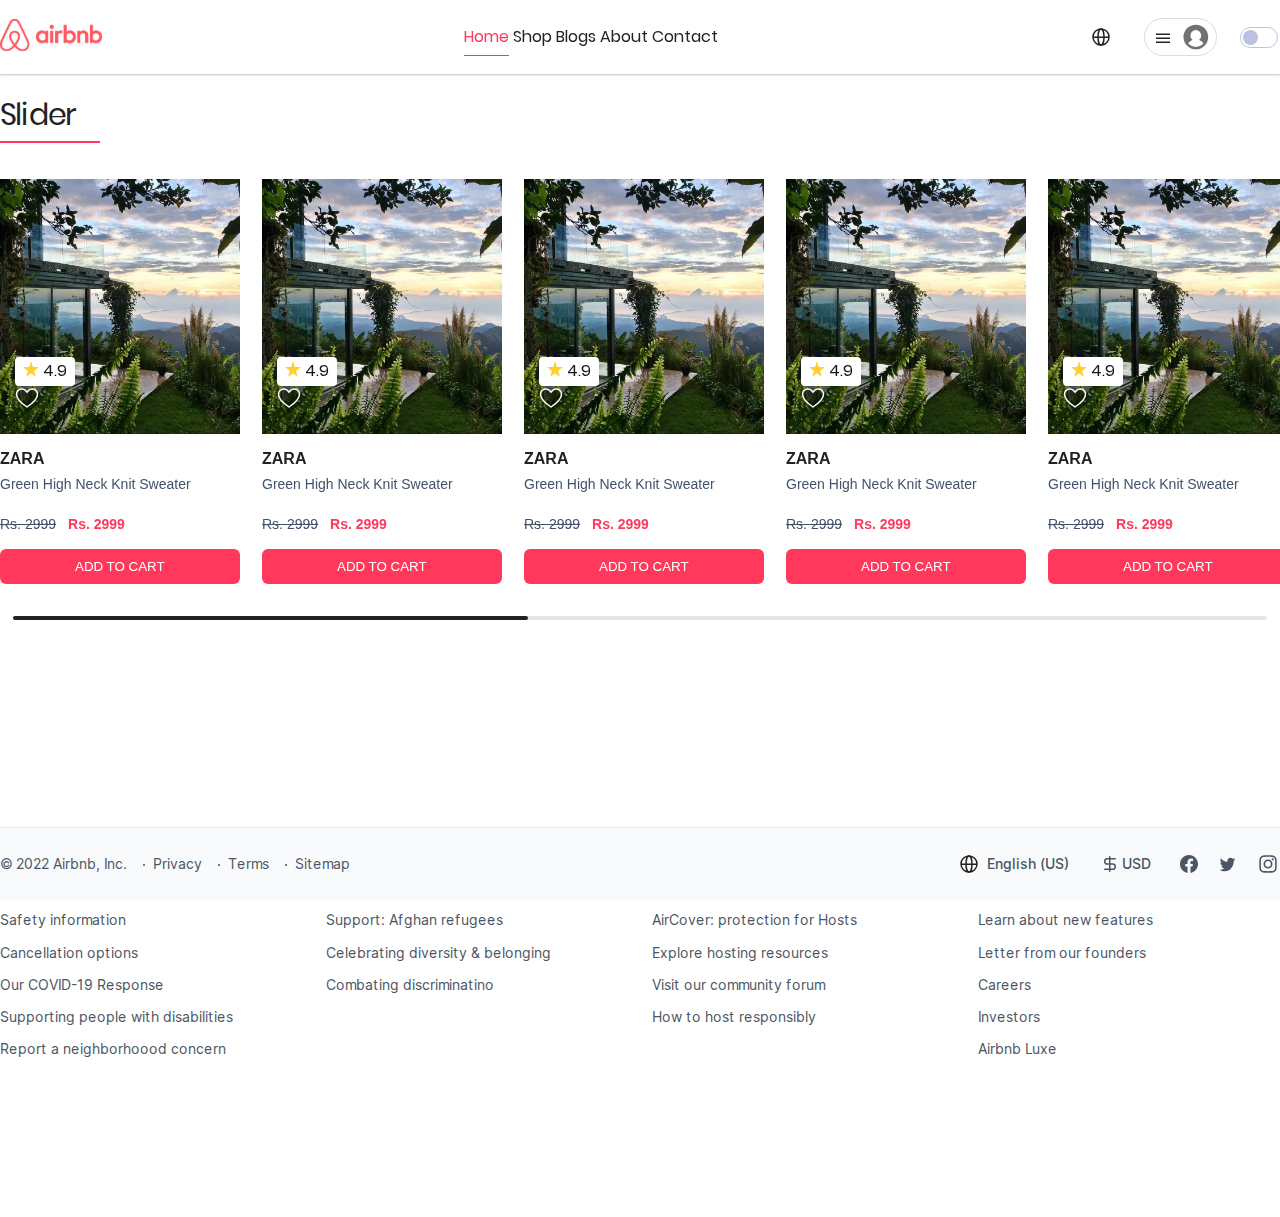
<file: index.html>
<!DOCTYPE html>
<html lang="en">

<head>
  <meta charset="UTF-8" />
  <meta http-equiv="X-UA-Compatible" content="IE=edge" />
  <meta name="viewport" content="width=device-width, initial-scale=1.0" />
  <meta name="color-scheme" content="light dark">
  <meta name="theme-color" media="(prefers-color-scheme: light)">
  <meta name="theme-color" media="(prefers-color-scheme: dark)">

  <script>
    // https://doka.guide/js/match-media/
    if (matchMedia('(prefers-color-scheme: dark)').media === 'not all') {
      document.documentElement.style.display = 'none';
      document.head.insertAdjacentHTML(
        'beforeend',
        '<link rel="stylesheet" href="styles/light.css" onload="document.documentElement.style.display=\'\'">'
      );
    }
  </script>

  <link rel="stylesheet" href="css/light.css" media="(prefers-color-scheme: light)">
  <link rel="stylesheet" href="css/dark.css" media="(prefers-color-scheme: dark)">
  <link rel="stylesheet" href="css/style.css" />
  <title>Main page</title>
</head>

<body>
  <header class="header">
    <div class="container">

      <div class="flex">
        <a class="header-logo" href="#">
          <img src="images/header/logo.svg" alt="logo">
        </a>

        <nav class="header-nav">
          <a class="nav-link active" href="/">Home</a>
          <a class="nav-link ml-36px" href="/shop.html">Shop</a>
          <a class="nav-link ml-36px" href="#">Blogs</a>
          <a class="nav-link ml-36px" href="#">About</a>
          <a class="nav-link ml-36px" href="#">Contact</a>
        </nav>

        <div class="header-icons flex">
          <button class="language">
            <svg width="18" height="18" viewBox="0 0 18 18" fill="none" xmlns="http://www.w3.org/2000/svg">
              <circle cx="9" cy="9" r="8" stroke="#222222" stroke-width="1.5" />
              <ellipse cx="9" cy="9" rx="3" ry="8" stroke="#222222" stroke-width="1.5" />
              <line x1="1" y1="9.25" x2="17" y2="9.25" stroke="#222222" stroke-width="1.5" />
            </svg>
          </button>

          <div class="dropdown">
            <button class="dropdown__button">
              <div class="icon">
                <svg width="14" height="10" viewBox="0 0 14 10" fill="none" xmlns="http://www.w3.org/2000/svg">
                  <line x1="6.55671e-08" y1="1.25" x2="14" y2="1.25" stroke="#222222" stroke-width="1.5" />
                  <line x1="6.55671e-08" y1="5.25" x2="14" y2="5.25" stroke="#222222" stroke-width="1.5" />
                  <line x1="6.55671e-08" y1="9.25" x2="14" y2="9.25" stroke="#222222" stroke-width="1.5" />
                </svg>
              </div>
              <div class="avatar">
                <svg width="28" height="28" viewBox="0 0 32 34" fill="none" xmlns="http://www.w3.org/2000/svg">
                  <circle cx="17" cy="17" r="15" fill="#717171" />
                  <mask id="mask0_351_652" style="mask-type:alpha" maskUnits="userSpaceOnUse" x="4" y="4" width="26"
                    height="26">
                    <circle cx="17" cy="17" r="12.1875" fill="#737373" />
                  </mask>
                  <g mask="url(#mask0_351_652)">
                    <circle cx="17" cy="15.125" r="6.5625" fill="white" />
                    <circle cx="17" cy="31.0625" r="11.25" fill="white" />
                  </g>
                </svg>
              </div>
            </button>
            <ul class="dropdown__menu">
              <a href="#" class="dropdown__menu-item">
                <li>Sign up</li>
              </a>
              <a id="log-in" href="#" class="dropdown__menu-item">
                <li>Log in</li>
              </a>
              <div class="menu-item__line"></div>
              <a href="#" class="dropdown__menu-item">
                <li>Airbnb your home</li>
              </a>
              <a href="help.html" class="dropdown__menu-item">
                <li>Help</li>
              </a>
            </ul>
          </div>

          <fieldset class="switcher">
            <input type="checkbox" class="switch">
            <label for="s2"></label>
          </fieldset>
        </div>

      </div>

    </div>
  </header>

  <!-- Модалка входа в систему -->
  <!-- <dialog class="modal" id="modal-login">
    <header class="login-header">
      <button id="close-button" class="button close-button">
        <svg viewBox="0 0 32 32" xmlns="http://www.w3.org/2000/svg" aria-hidden="true" role="presentation"
          focusable="false"
          style="display: block; fill: none; height: 16px; width: 16px; stroke: currentcolor; stroke-width: 3; overflow: visible;">
          <path d="m6 6 20 20"></path>
          <path d="m26 6-20 20"></path>
        </svg>
      </button>
      <h2 class="login-header__title">Welcome back, User</h2>
    </header>

    <section class="login-body">
      <div class="login-body__avatar">
        <img src="images/avatar.webp" alt="avatar">
      </div>
      <form class="flex-column" action="#">
        <label for="email">Email</label>
        <input id="email" type="email" placeholder="Your email">

        <label for="password">Password</label>
        <input id="password" type="password" placeholder="Your password">

        <button class="btn btn-airbnb" type="button">Log in</button>
      </form>
    </section>

    <footer class="login-footer">
      <button type="button" class="btn btn-link mb-24px">Forgot password?</button>

      <div class="login-footer__flex">
        <span> Not you?</span>
        <button type="button" class="btn btn-link">Use another account</button>
      </div>
    </footer>
  </dialog> -->

  <!-- Модалка language/currency -->
  <dialog class="modal" id="modal">
    <button id="close-icon" class="button close-button">
      <svg viewBox="0 0 32 32" xmlns="http://www.w3.org/2000/svg" aria-hidden="true" role="presentation"
        focusable="false"
        style="display: block; fill: none; height: 16px; width: 16px; stroke: currentcolor; stroke-width: 3; overflow: visible;">
        <path d="m6 6 20 20"></path>
        <path d="m26 6-20 20"></path>
      </svg>
    </button>
    <div class="tabs">
      <nav class="tabs__list">
        <button class="tabs__btn tabs__btn--active" data-tabs-path="language">Language</button>
        <button class="tabs__btn" data-tabs-path="currency">Currency</button>
      </nav>

      <div class="tabs__content tabs__content--active" data-tabs-target="language">
        <h3 class="tabs__content--title">Choose a language and region</h3>
      </div>

      <div class="tabs__content" data-tabs-target="currency">
        <h3 class="tabs__content--title">Choose a currency</h3>
      </div>
    </div>
  </dialog>

  <main>
    <section class="slider">
      <div class="container">
        <h2 class="title">Slider</h2>

        <!-- Slider main container -->
        <div class="swiper mySwiper">
          <div class="swiper-wrapper">
            <div class="swiper-slide">
              <div class="main-card">
                <div class="card-image">
                  <img src="images/shop/airbnb-2.webp" alt="image">

                  <div class="card-wishlist">
                    <div class="wishlist-rating">

                      <div class="rating-img">
                        <svg width="16" height="16" viewBox="0 0 16 16" fill="none" xmlns="http://www.w3.org/2000/svg">
                          <path
                            d="M16 6.12414H9.89333L8 0L6.10667 6.12414H0L4.93333 9.90345L3.06667 16L8 12.2207L12.9333 16L11.04 9.87586L16 6.12414Z"
                            fill="#FFCE31" />
                        </svg>
                      </div>

                      <span class="rating-amount">4.9</span>
                    </div>

                    <svg class="whishlist-heart" viewBox="0 0 32 32" xmlns="http://www.w3.org/2000/svg">
                      <path
                        d="m16 28c7-4.733 14-10 14-17 0-1.792-.683-3.583-2.05-4.95-1.367-1.366-3.158-2.05-4.95-2.05-1.791 0-3.583.684-4.949 2.05l-2.051 2.051-2.05-2.051c-1.367-1.366-3.158-2.05-4.95-2.05-1.791 0-3.583.684-4.949 2.05-1.367 1.367-2.051 3.158-2.051 4.95 0 7 7 12.267 14 17z">
                      </path>
                    </svg>
                  </div>
                </div>

                <h3 class="card-title">ZARA</h3>

                <p class="card-subtitle">Green High Neck Knit Sweater</p>

                <span class="price-prev">Rs. 2999</span>
                <span class="price-current">Rs. 2999</span>

                <button class="btn btn-primary">Add to cart</button>
              </div>
            </div>
            <!-- swiper-slide  -->

            <div class="swiper-slide">
              <div class="main-card">
                <div class="card-image">
                  <img src="images/shop/airbnb-2.webp" alt="image">

                  <div class="card-wishlist">
                    <div class="wishlist-rating">

                      <div class="rating-img">
                        <svg width="16" height="16" viewBox="0 0 16 16" fill="none" xmlns="http://www.w3.org/2000/svg">
                          <path
                            d="M16 6.12414H9.89333L8 0L6.10667 6.12414H0L4.93333 9.90345L3.06667 16L8 12.2207L12.9333 16L11.04 9.87586L16 6.12414Z"
                            fill="#FFCE31" />
                        </svg>
                      </div>

                      <span class="rating-amount">4.9</span>
                    </div>

                    <svg class="whishlist-heart" viewBox="0 0 32 32" xmlns="http://www.w3.org/2000/svg">
                      <path
                        d="m16 28c7-4.733 14-10 14-17 0-1.792-.683-3.583-2.05-4.95-1.367-1.366-3.158-2.05-4.95-2.05-1.791 0-3.583.684-4.949 2.05l-2.051 2.051-2.05-2.051c-1.367-1.366-3.158-2.05-4.95-2.05-1.791 0-3.583.684-4.949 2.05-1.367 1.367-2.051 3.158-2.051 4.95 0 7 7 12.267 14 17z">
                      </path>
                    </svg>
                  </div>
                </div>

                <h3 class="card-title">ZARA</h3>

                <p class="card-subtitle">Green High Neck Knit Sweater</p>

                <span class="price-prev">Rs. 2999</span>
                <span class="price-current">Rs. 2999</span>

                <button class="btn btn-primary">Add to cart</button>
              </div>
            </div>
            <!-- swiper-slide  -->

            <div class="swiper-slide">
              <div class="main-card">
                <div class="card-image">
                  <img src="images/shop/airbnb-2.webp" alt="image">

                  <div class="card-wishlist">
                    <div class="wishlist-rating">

                      <div class="rating-img">
                        <svg width="16" height="16" viewBox="0 0 16 16" fill="none" xmlns="http://www.w3.org/2000/svg">
                          <path
                            d="M16 6.12414H9.89333L8 0L6.10667 6.12414H0L4.93333 9.90345L3.06667 16L8 12.2207L12.9333 16L11.04 9.87586L16 6.12414Z"
                            fill="#FFCE31" />
                        </svg>
                      </div>

                      <span class="rating-amount">4.9</span>
                    </div>

                    <svg class="whishlist-heart" viewBox="0 0 32 32" xmlns="http://www.w3.org/2000/svg">
                      <path
                        d="m16 28c7-4.733 14-10 14-17 0-1.792-.683-3.583-2.05-4.95-1.367-1.366-3.158-2.05-4.95-2.05-1.791 0-3.583.684-4.949 2.05l-2.051 2.051-2.05-2.051c-1.367-1.366-3.158-2.05-4.95-2.05-1.791 0-3.583.684-4.949 2.05-1.367 1.367-2.051 3.158-2.051 4.95 0 7 7 12.267 14 17z">
                      </path>
                    </svg>
                  </div>
                </div>

                <h3 class="card-title">ZARA</h3>

                <p class="card-subtitle">Green High Neck Knit Sweater</p>

                <span class="price-prev">Rs. 2999</span>
                <span class="price-current">Rs. 2999</span>

                <button class="btn btn-primary">Add to cart</button>
              </div>
            </div>
            <!-- swiper-slide  -->

            <div class="swiper-slide">
              <div class="main-card">
                <div class="card-image">
                  <img src="images/shop/airbnb-2.webp" alt="image">

                  <div class="card-wishlist">
                    <div class="wishlist-rating">

                      <div class="rating-img">
                        <svg width="16" height="16" viewBox="0 0 16 16" fill="none" xmlns="http://www.w3.org/2000/svg">
                          <path
                            d="M16 6.12414H9.89333L8 0L6.10667 6.12414H0L4.93333 9.90345L3.06667 16L8 12.2207L12.9333 16L11.04 9.87586L16 6.12414Z"
                            fill="#FFCE31" />
                        </svg>
                      </div>

                      <span class="rating-amount">4.9</span>
                    </div>

                    <svg class="whishlist-heart" viewBox="0 0 32 32" xmlns="http://www.w3.org/2000/svg">
                      <path
                        d="m16 28c7-4.733 14-10 14-17 0-1.792-.683-3.583-2.05-4.95-1.367-1.366-3.158-2.05-4.95-2.05-1.791 0-3.583.684-4.949 2.05l-2.051 2.051-2.05-2.051c-1.367-1.366-3.158-2.05-4.95-2.05-1.791 0-3.583.684-4.949 2.05-1.367 1.367-2.051 3.158-2.051 4.95 0 7 7 12.267 14 17z">
                      </path>
                    </svg>
                  </div>
                </div>

                <h3 class="card-title">ZARA</h3>

                <p class="card-subtitle">Green High Neck Knit Sweater</p>

                <span class="price-prev">Rs. 2999</span>
                <span class="price-current">Rs. 2999</span>

                <button class="btn btn-primary">Add to cart</button>
              </div>
            </div>
            <!-- swiper-slide  -->

            <div class="swiper-slide">
              <div class="main-card">
                <div class="card-image">
                  <img src="images/shop/airbnb-2.webp" alt="image">

                  <div class="card-wishlist">
                    <div class="wishlist-rating">

                      <div class="rating-img">
                        <svg width="16" height="16" viewBox="0 0 16 16" fill="none" xmlns="http://www.w3.org/2000/svg">
                          <path
                            d="M16 6.12414H9.89333L8 0L6.10667 6.12414H0L4.93333 9.90345L3.06667 16L8 12.2207L12.9333 16L11.04 9.87586L16 6.12414Z"
                            fill="#FFCE31" />
                        </svg>
                      </div>

                      <span class="rating-amount">4.9</span>
                    </div>

                    <svg class="whishlist-heart" viewBox="0 0 32 32" xmlns="http://www.w3.org/2000/svg">
                      <path
                        d="m16 28c7-4.733 14-10 14-17 0-1.792-.683-3.583-2.05-4.95-1.367-1.366-3.158-2.05-4.95-2.05-1.791 0-3.583.684-4.949 2.05l-2.051 2.051-2.05-2.051c-1.367-1.366-3.158-2.05-4.95-2.05-1.791 0-3.583.684-4.949 2.05-1.367 1.367-2.051 3.158-2.051 4.95 0 7 7 12.267 14 17z">
                      </path>
                    </svg>
                  </div>
                </div>

                <h3 class="card-title">ZARA</h3>

                <p class="card-subtitle">Green High Neck Knit Sweater</p>

                <span class="price-prev">Rs. 2999</span>
                <span class="price-current">Rs. 2999</span>

                <button class="btn btn-primary">Add to cart</button>
              </div>
            </div>
            <!-- swiper-slide  -->

            <div class="swiper-slide">
              <div class="main-card">
                <div class="card-image">
                  <img src="images/shop/airbnb-2.webp" alt="image">

                  <div class="card-wishlist">
                    <div class="wishlist-rating">

                      <div class="rating-img">
                        <svg width="16" height="16" viewBox="0 0 16 16" fill="none" xmlns="http://www.w3.org/2000/svg">
                          <path
                            d="M16 6.12414H9.89333L8 0L6.10667 6.12414H0L4.93333 9.90345L3.06667 16L8 12.2207L12.9333 16L11.04 9.87586L16 6.12414Z"
                            fill="#FFCE31" />
                        </svg>
                      </div>

                      <span class="rating-amount">4.9</span>
                    </div>

                    <svg class="whishlist-heart" viewBox="0 0 32 32" xmlns="http://www.w3.org/2000/svg">
                      <path
                        d="m16 28c7-4.733 14-10 14-17 0-1.792-.683-3.583-2.05-4.95-1.367-1.366-3.158-2.05-4.95-2.05-1.791 0-3.583.684-4.949 2.05l-2.051 2.051-2.05-2.051c-1.367-1.366-3.158-2.05-4.95-2.05-1.791 0-3.583.684-4.949 2.05-1.367 1.367-2.051 3.158-2.051 4.95 0 7 7 12.267 14 17z">
                      </path>
                    </svg>
                  </div>
                </div>

                <h3 class="card-title">ZARA</h3>

                <p class="card-subtitle">Green High Neck Knit Sweater</p>

                <span class="price-prev">Rs. 2999</span>
                <span class="price-current">Rs. 2999</span>

                <button class="btn btn-primary">Add to cart</button>
              </div>
            </div>
            <!-- swiper-slide  -->

            <div class="swiper-slide">
              <div class="main-card">
                <div class="card-image">
                  <img src="images/shop/airbnb-2.webp" alt="image">

                  <div class="card-wishlist">
                    <div class="wishlist-rating">

                      <div class="rating-img">
                        <svg width="16" height="16" viewBox="0 0 16 16" fill="none" xmlns="http://www.w3.org/2000/svg">
                          <path
                            d="M16 6.12414H9.89333L8 0L6.10667 6.12414H0L4.93333 9.90345L3.06667 16L8 12.2207L12.9333 16L11.04 9.87586L16 6.12414Z"
                            fill="#FFCE31" />
                        </svg>
                      </div>

                      <span class="rating-amount">4.9</span>
                    </div>

                    <svg class="whishlist-heart" viewBox="0 0 32 32" xmlns="http://www.w3.org/2000/svg">
                      <path
                        d="m16 28c7-4.733 14-10 14-17 0-1.792-.683-3.583-2.05-4.95-1.367-1.366-3.158-2.05-4.95-2.05-1.791 0-3.583.684-4.949 2.05l-2.051 2.051-2.05-2.051c-1.367-1.366-3.158-2.05-4.95-2.05-1.791 0-3.583.684-4.949 2.05-1.367 1.367-2.051 3.158-2.051 4.95 0 7 7 12.267 14 17z">
                      </path>
                    </svg>
                  </div>
                </div>

                <h3 class="card-title">ZARA</h3>

                <p class="card-subtitle">Green High Neck Knit Sweater</p>

                <span class="price-prev">Rs. 2999</span>
                <span class="price-current">Rs. 2999</span>

                <button class="btn btn-primary">Add to cart</button>
              </div>
            </div>
            <!-- swiper-slide  -->

            <div class="swiper-slide">
              <div class="main-card">
                <div class="card-image">
                  <img src="images/shop/airbnb-2.webp" alt="image">

                  <div class="card-wishlist">
                    <div class="wishlist-rating">

                      <div class="rating-img">
                        <svg width="16" height="16" viewBox="0 0 16 16" fill="none" xmlns="http://www.w3.org/2000/svg">
                          <path
                            d="M16 6.12414H9.89333L8 0L6.10667 6.12414H0L4.93333 9.90345L3.06667 16L8 12.2207L12.9333 16L11.04 9.87586L16 6.12414Z"
                            fill="#FFCE31" />
                        </svg>
                      </div>

                      <span class="rating-amount">4.9</span>
                    </div>

                    <svg class="whishlist-heart" viewBox="0 0 32 32" xmlns="http://www.w3.org/2000/svg">
                      <path
                        d="m16 28c7-4.733 14-10 14-17 0-1.792-.683-3.583-2.05-4.95-1.367-1.366-3.158-2.05-4.95-2.05-1.791 0-3.583.684-4.949 2.05l-2.051 2.051-2.05-2.051c-1.367-1.366-3.158-2.05-4.95-2.05-1.791 0-3.583.684-4.949 2.05-1.367 1.367-2.051 3.158-2.051 4.95 0 7 7 12.267 14 17z">
                      </path>
                    </svg>
                  </div>
                </div>

                <h3 class="card-title">ZARA</h3>

                <p class="card-subtitle">Green High Neck Knit Sweater</p>

                <span class="price-prev">Rs. 2999</span>
                <span class="price-current">Rs. 2999</span>

                <button class="btn btn-primary">Add to cart</button>
              </div>
            </div>
            <!-- swiper-slide  -->

            <div class="swiper-slide">
              <div class="main-card">
                <div class="card-image">
                  <img src="images/shop/airbnb-2.webp" alt="image">

                  <div class="card-wishlist">
                    <div class="wishlist-rating">

                      <div class="rating-img">
                        <svg width="16" height="16" viewBox="0 0 16 16" fill="none" xmlns="http://www.w3.org/2000/svg">
                          <path
                            d="M16 6.12414H9.89333L8 0L6.10667 6.12414H0L4.93333 9.90345L3.06667 16L8 12.2207L12.9333 16L11.04 9.87586L16 6.12414Z"
                            fill="#FFCE31" />
                        </svg>
                      </div>

                      <span class="rating-amount">4.9</span>
                    </div>

                    <svg class="whishlist-heart" viewBox="0 0 32 32" xmlns="http://www.w3.org/2000/svg">
                      <path
                        d="m16 28c7-4.733 14-10 14-17 0-1.792-.683-3.583-2.05-4.95-1.367-1.366-3.158-2.05-4.95-2.05-1.791 0-3.583.684-4.949 2.05l-2.051 2.051-2.05-2.051c-1.367-1.366-3.158-2.05-4.95-2.05-1.791 0-3.583.684-4.949 2.05-1.367 1.367-2.051 3.158-2.051 4.95 0 7 7 12.267 14 17z">
                      </path>
                    </svg>
                  </div>
                </div>

                <h3 class="card-title">ZARA</h3>

                <p class="card-subtitle">Green High Neck Knit Sweater</p>

                <span class="price-prev">Rs. 2999</span>
                <span class="price-current">Rs. 2999</span>

                <button class="btn btn-primary">Add to cart</button>
              </div>
            </div>
            <!-- swiper-slide  -->

            <div class="swiper-slide">
              <div class="main-card">
                <div class="card-image">
                  <img src="images/shop/airbnb-2.webp" alt="image">

                  <div class="card-wishlist">
                    <div class="wishlist-rating">

                      <div class="rating-img">
                        <svg width="16" height="16" viewBox="0 0 16 16" fill="none" xmlns="http://www.w3.org/2000/svg">
                          <path
                            d="M16 6.12414H9.89333L8 0L6.10667 6.12414H0L4.93333 9.90345L3.06667 16L8 12.2207L12.9333 16L11.04 9.87586L16 6.12414Z"
                            fill="#FFCE31" />
                        </svg>
                      </div>

                      <span class="rating-amount">4.9</span>
                    </div>

                    <svg class="whishlist-heart" viewBox="0 0 32 32" xmlns="http://www.w3.org/2000/svg">
                      <path
                        d="m16 28c7-4.733 14-10 14-17 0-1.792-.683-3.583-2.05-4.95-1.367-1.366-3.158-2.05-4.95-2.05-1.791 0-3.583.684-4.949 2.05l-2.051 2.051-2.05-2.051c-1.367-1.366-3.158-2.05-4.95-2.05-1.791 0-3.583.684-4.949 2.05-1.367 1.367-2.051 3.158-2.051 4.95 0 7 7 12.267 14 17z">
                      </path>
                    </svg>
                  </div>
                </div>

                <h3 class="card-title">ZARA</h3>

                <p class="card-subtitle">Green High Neck Knit Sweater</p>

                <span class="price-prev">Rs. 2999</span>
                <span class="price-current">Rs. 2999</span>

                <button class="btn btn-primary">Add to cart</button>
              </div>
            </div>
            <!-- swiper-slide  -->

            <div class="swiper-slide">
              <div class="main-card">
                <div class="card-image">
                  <img src="images/shop/airbnb-2.webp" alt="image">

                  <div class="card-wishlist">
                    <div class="wishlist-rating">

                      <div class="rating-img">
                        <svg width="16" height="16" viewBox="0 0 16 16" fill="none" xmlns="http://www.w3.org/2000/svg">
                          <path
                            d="M16 6.12414H9.89333L8 0L6.10667 6.12414H0L4.93333 9.90345L3.06667 16L8 12.2207L12.9333 16L11.04 9.87586L16 6.12414Z"
                            fill="#FFCE31" />
                        </svg>
                      </div>

                      <span class="rating-amount">4.9</span>
                    </div>

                    <svg class="whishlist-heart" viewBox="0 0 32 32" xmlns="http://www.w3.org/2000/svg">
                      <path
                        d="m16 28c7-4.733 14-10 14-17 0-1.792-.683-3.583-2.05-4.95-1.367-1.366-3.158-2.05-4.95-2.05-1.791 0-3.583.684-4.949 2.05l-2.051 2.051-2.05-2.051c-1.367-1.366-3.158-2.05-4.95-2.05-1.791 0-3.583.684-4.949 2.05-1.367 1.367-2.051 3.158-2.051 4.95 0 7 7 12.267 14 17z">
                      </path>
                    </svg>
                  </div>
                </div>

                <h3 class="card-title">ZARA</h3>

                <p class="card-subtitle">Green High Neck Knit Sweater</p>

                <span class="price-prev">Rs. 2999</span>
                <span class="price-current">Rs. 2999</span>

                <button class="btn btn-primary">Add to cart</button>
              </div>
            </div>
            <!-- swiper-slide  -->

            <div class="swiper-slide">
              <div class="main-card">
                <div class="card-image">
                  <img src="images/shop/airbnb-2.webp" alt="image">

                  <div class="card-wishlist">
                    <div class="wishlist-rating">

                      <div class="rating-img">
                        <svg width="16" height="16" viewBox="0 0 16 16" fill="none" xmlns="http://www.w3.org/2000/svg">
                          <path
                            d="M16 6.12414H9.89333L8 0L6.10667 6.12414H0L4.93333 9.90345L3.06667 16L8 12.2207L12.9333 16L11.04 9.87586L16 6.12414Z"
                            fill="#FFCE31" />
                        </svg>
                      </div>

                      <span class="rating-amount">4.9</span>
                    </div>

                    <svg class="whishlist-heart" viewBox="0 0 32 32" xmlns="http://www.w3.org/2000/svg">
                      <path
                        d="m16 28c7-4.733 14-10 14-17 0-1.792-.683-3.583-2.05-4.95-1.367-1.366-3.158-2.05-4.95-2.05-1.791 0-3.583.684-4.949 2.05l-2.051 2.051-2.05-2.051c-1.367-1.366-3.158-2.05-4.95-2.05-1.791 0-3.583.684-4.949 2.05-1.367 1.367-2.051 3.158-2.051 4.95 0 7 7 12.267 14 17z">
                      </path>
                    </svg>
                  </div>
                </div>

                <h3 class="card-title">ZARA</h3>

                <p class="card-subtitle">Green High Neck Knit Sweater</p>

                <span class="price-prev">Rs. 2999</span>
                <span class="price-current">Rs. 2999</span>

                <button class="btn btn-primary">Add to cart</button>
              </div>
            </div>
            <!-- swiper-slide  -->

          </div>
          <!-- swiper-wrapper -->

          <div class="swiper-scrollbar"></div>
        </div>
      </div>
    </section>
  </main>
<!-- footer -->
  <footer class="footer-back">
    <div class="footer_top">
      <div class="footer-top">
        <div class="container footer-flex">
          <div class="flex-container">
            <h3 class="title-footer">Support</h3>
            <a class="support" href="#">Help Center</a>
            <a class="support" href="#">Safety information</a>
            <a class="support" href="#">Cancellation options</a>
            <a class="support" href="#">Our COVID-19 Response</a>
            <a class="support" href="#">Supporting people with disabilities</a>
            <a class="support" href="#">Report a neighborhoood concern</a>
          </div>
          <div class="flex-container">
            <h3 class="title-footer">Community</h3>
            <a class="support" href="#">Airbnb.org: disaster relief housing</a>
            <a class="support" href="#">Support: Afghan refugees</a>
            <a class="support" href="#">Celebrating diversity & belonging</a>
            <a class="support" href="#">Combating discriminatino</a>
          </div>
          <div class="flex-container">
            <h3 class="title-footer">Hosting</h3>
            <a class="support" href="#">Try hosting</a>
            <a class="support" href="#">AirCover: protection for Hosts</a>
            <a class="support" href="#">Explore hosting resources</a>
            <a class="support" href="#">Visit our community forum</a>
            <a class="support" href="#">How to host responsibly</a>
          </div>
          <div class="flex-container">
            <h3 class="title-footer">About</h3>
            <a class="support" href="#">Newsroom</a>
            <a class="support" href="#">Learn about new features</a>
            <a class="support" href="#">Letter from our founders</a>
            <a class="support" href="#">Careers</a>
            <a class="support" href="#">Investors</a>
            <a class="support" href="#">Airbnb Luxe</a>
          </div>
        </div>
      </div>
    </div>

    <div class="footer_bottom">
      <div class="footer-bottom">
        <div class="container flex">
          <div class="flex-container-left flex">
            <a class="nav-link-footer" href="#">© 2022 Airbnb, Inc.</a>
            <a class="nav-link-footer" href="#">Privacy</a>
            <a class="nav-link-footer" href="#">Terms</a>
            <a class="nav-link-footer" href="#">Sitemap</a>
          </div>
          <div class="flex-container-right flex">
            <div class="wrapper">
              <a class="globe flex" href="#">
                <img src="images/footer/language-icon.svg" alt="language">
                English (US)
              </a>
            </div>

            <div class="wrapper">
              <a class="currency social-media flex" href="#">
                <img src="images/footer/icon-dollar.svg" alt="dollar">
                USD
              </a>
            </div>

            <div class="wrapper flex">
              <a class="social-media" href="#">
                <img src="images/footer/facebook-icon.svg" alt="facebook">
              </a>
              <a class="social-media" href="#">
                <img src="images/footer/twitter-icon.svg" alt="twitter">
              </a>
              <a class="social-media" href="#">
                <img src="images/footer/instagram-icon.svg" alt="instagram">
              </a>
            </div>
          </div>
        </div>
      </div>
    </div>
  </footer>

  <script src="lib/swiper.js"></script>
  <script src="js/theme-switcher.js"></script>
  <script type="module" src="js/index.js" defer></script>
</body>

</html>
</file>
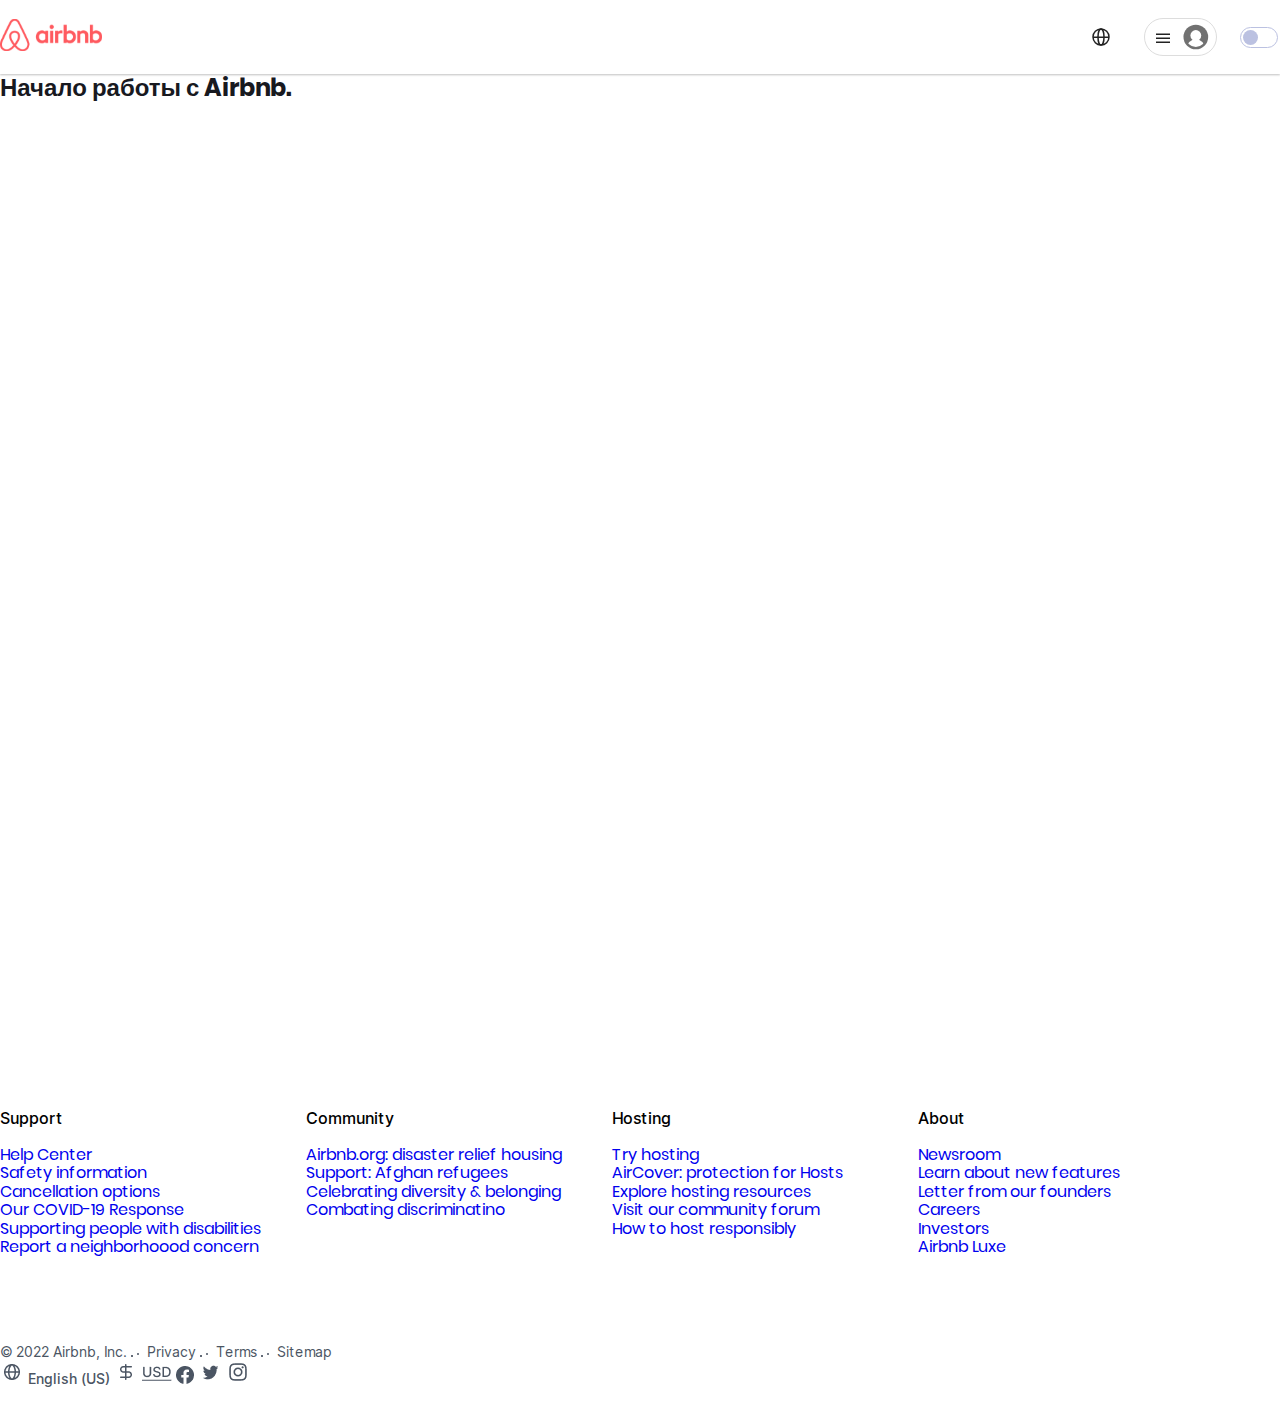
<file: help-details.html>
<!DOCTYPE html>
<html lang="en">

<head>
  <meta charset="UTF-8">
  <meta http-equiv="X-UA-Compatible" content="IE=edge">
  <meta name="viewport" content="width=device-width, initial-scale=1.0">
  <title>Help Details</title>
  <meta name="color-scheme" content="light dark">
  <meta name="theme-color" media="(prefers-color-scheme: light)">
  <meta name="theme-color" media="(prefers-color-scheme: dark)">

  <script>
    // https://doka.guide/js/match-media/
    if (matchMedia('(prefers-color-scheme: dark)').media === 'not all') {
      document.documentElement.style.display = 'none';
      document.head.insertAdjacentHTML(
        'beforeend',
        '<link rel="stylesheet" href="styles/light.css" onload="document.documentElement.style.display=\'\'">'
      );
    }
  </script>

  <link rel="stylesheet" href="css/light.css" media="(prefers-color-scheme: light)">
  <link rel="stylesheet" href="css/dark.css" media="(prefers-color-scheme: dark)">
  <link rel="stylesheet" href="css/style.css">
</head>

<body>
  <header class="header">
    <div class="container">

      <div class="flex">
        <a class="header-logo" href="#">
          <img src="images/header/logo.svg" alt="logo">
        </a>

        <div class="header-icons flex">
          <button class="language">
            <svg width="18" height="18" viewBox="0 0 18 18" fill="none" xmlns="http://www.w3.org/2000/svg">
              <circle cx="9" cy="9" r="8" stroke="#222222" stroke-width="1.5" />
              <ellipse cx="9" cy="9" rx="3" ry="8" stroke="#222222" stroke-width="1.5" />
              <line x1="1" y1="9.25" x2="17" y2="9.25" stroke="#222222" stroke-width="1.5" />
            </svg>
          </button>

          <div class="dropdown">
            <button class="dropdown__button">
              <div class="icon">
                <svg width="14" height="10" viewBox="0 0 14 10" fill="none" xmlns="http://www.w3.org/2000/svg">
                  <line x1="6.55671e-08" y1="1.25" x2="14" y2="1.25" stroke="#222222" stroke-width="1.5" />
                  <line x1="6.55671e-08" y1="5.25" x2="14" y2="5.25" stroke="#222222" stroke-width="1.5" />
                  <line x1="6.55671e-08" y1="9.25" x2="14" y2="9.25" stroke="#222222" stroke-width="1.5" />
                </svg>
              </div>
              <div class="avatar">
                <svg width="28" height="28" viewBox="0 0 32 34" fill="none" xmlns="http://www.w3.org/2000/svg">
                  <circle cx="17" cy="17" r="15" fill="#717171" />
                  <mask id="mask0_351_652" style="mask-type:alpha" maskUnits="userSpaceOnUse" x="4" y="4" width="26"
                    height="26">
                    <circle cx="17" cy="17" r="12.1875" fill="#737373" />
                  </mask>
                  <g mask="url(#mask0_351_652)">
                    <circle cx="17" cy="15.125" r="6.5625" fill="white" />
                    <circle cx="17" cy="31.0625" r="11.25" fill="white" />
                  </g>
                </svg>
              </div>
            </button>
            <ul class="dropdown__menu">
              <a href="#" class="dropdown__menu-item">
                <li>Sign up</li>
              </a>
              <a href="#" class="dropdown__menu-item">
                <li>Log in</li>
              </a>
              <div class="menu-item__line"></div>
              <a href="#" class="dropdown__menu-item">
                <li>Airbnb your home</li>
              </a>
              <a href="help.html" class="dropdown__menu-item">
                <li>Help</li>
              </a>
            </ul>
          </div>

          <fieldset class="switcher">
            <input type="checkbox" class="switch">
            <label for="s2"></label>
          </fieldset>
        </div>
      </div>
    </div>
  </header>

  <section class="help-details">
    <div class="container">
      <h2>Начало работы с Airbnb.</h2>

      <!-- injected data  -->
    </div>
  </section>

  <footer class="footer-top">
    <div class="flex-container">
      <h3 class="title-footer">Support</h3>
      <a class="Support" href="#">Help Center</a>
      <a class="Support" href="#">Safety information</a>
      <a class="Support" href="#">Cancellation options</a>
      <a class="Support" href="#">Our COVID-19 Response</a>
      <a class="Support" href="#">Supporting people with disabilities</a>
      <a class="Support" href="#">Report a neighborhoood concern</a>
    </div>
    <div class="flex-container">
      <h3 class="title-footer">Community</h3>
      <a class="Support" href="#">Airbnb.org: disaster relief housing</a>
      <a class="Support" href="#">Support: Afghan refugees</a>
      <a class="Support" href="#">Celebrating diversity & belonging</a>
      <a class="Support" href="#">Combating discriminatino</a>
    </div>
    <div class="flex-container">
      <h3 class="title-footer">Hosting</h3>
      <a class="Support" href="#">Try hosting</a>
      <a class="Support" href="#">AirCover: protection for Hosts</a>
      <a class="Support" href="#">Explore hosting resources</a>
      <a class="Support" href="#">Visit our community forum</a>
      <a class="Support" href="#">How to host responsibly</a>
    </div>
    <div class="flex-container">
      <h3 class="title-footer">About</h3>
      <a class="Support" href="#">Newsroom</a>
      <a class="Support" href="#">Learn about new features</a>
      <a class="Support" href="#">Letter from our founders</a>
      <a class="Support" href="#">Careers</a>
      <a class="Support" href="#">Investors</a>
      <a class="Support" href="#">Airbnb Luxe</a>
    </div>
    </div>
  </footer>

  <footer class="flex-container-bottom">
    <div class="flex-container-left">
      <a class="nav-link-footer" href="#">© 2022 Airbnb, Inc.</a>
      <img class="Ellipse" src="images/Ellipse 2.png" alt="point">
      <a class="nav-link-footer" href="#">Privacy</a>
      <img class="Ellipse" src="images/Ellipse 2.png" alt="point">
      <a class="nav-link-footer " href="#">Terms</a>
      <img class="Ellipse" src="images/Ellipse 2.png" alt="point">
      <a class="nav-link-footer " href="#">Sitemap</a>
    </div>
    <div class="flex-container-right">
      <a class="globe-footer" href="#"><img src="icons/globe.png" alt="point"></a>
      <a class="language-details" href="#">English (US)</a>
      <a class="currensy" href="#"><img src="icons/Currency.png" alt="f"></a>
      <a class="Social-Media" href="#"><img src="icons/Subtract.png" alt="f"></a>
      <a class="Social-Media" href="#"><img src="icons/Social Media.png" alt="bird"></a>
      <a class="Social-Media" href="#"><img src="icons/Social Media-1.png" alt="tv"></a>
    </div>
  </footer>

  <script src="lib/swiper.js"></script>
  <script src="js/theme-switcher.js"></script>
  <script src="js/shop.js"></script>

</body>

</html>
</file>
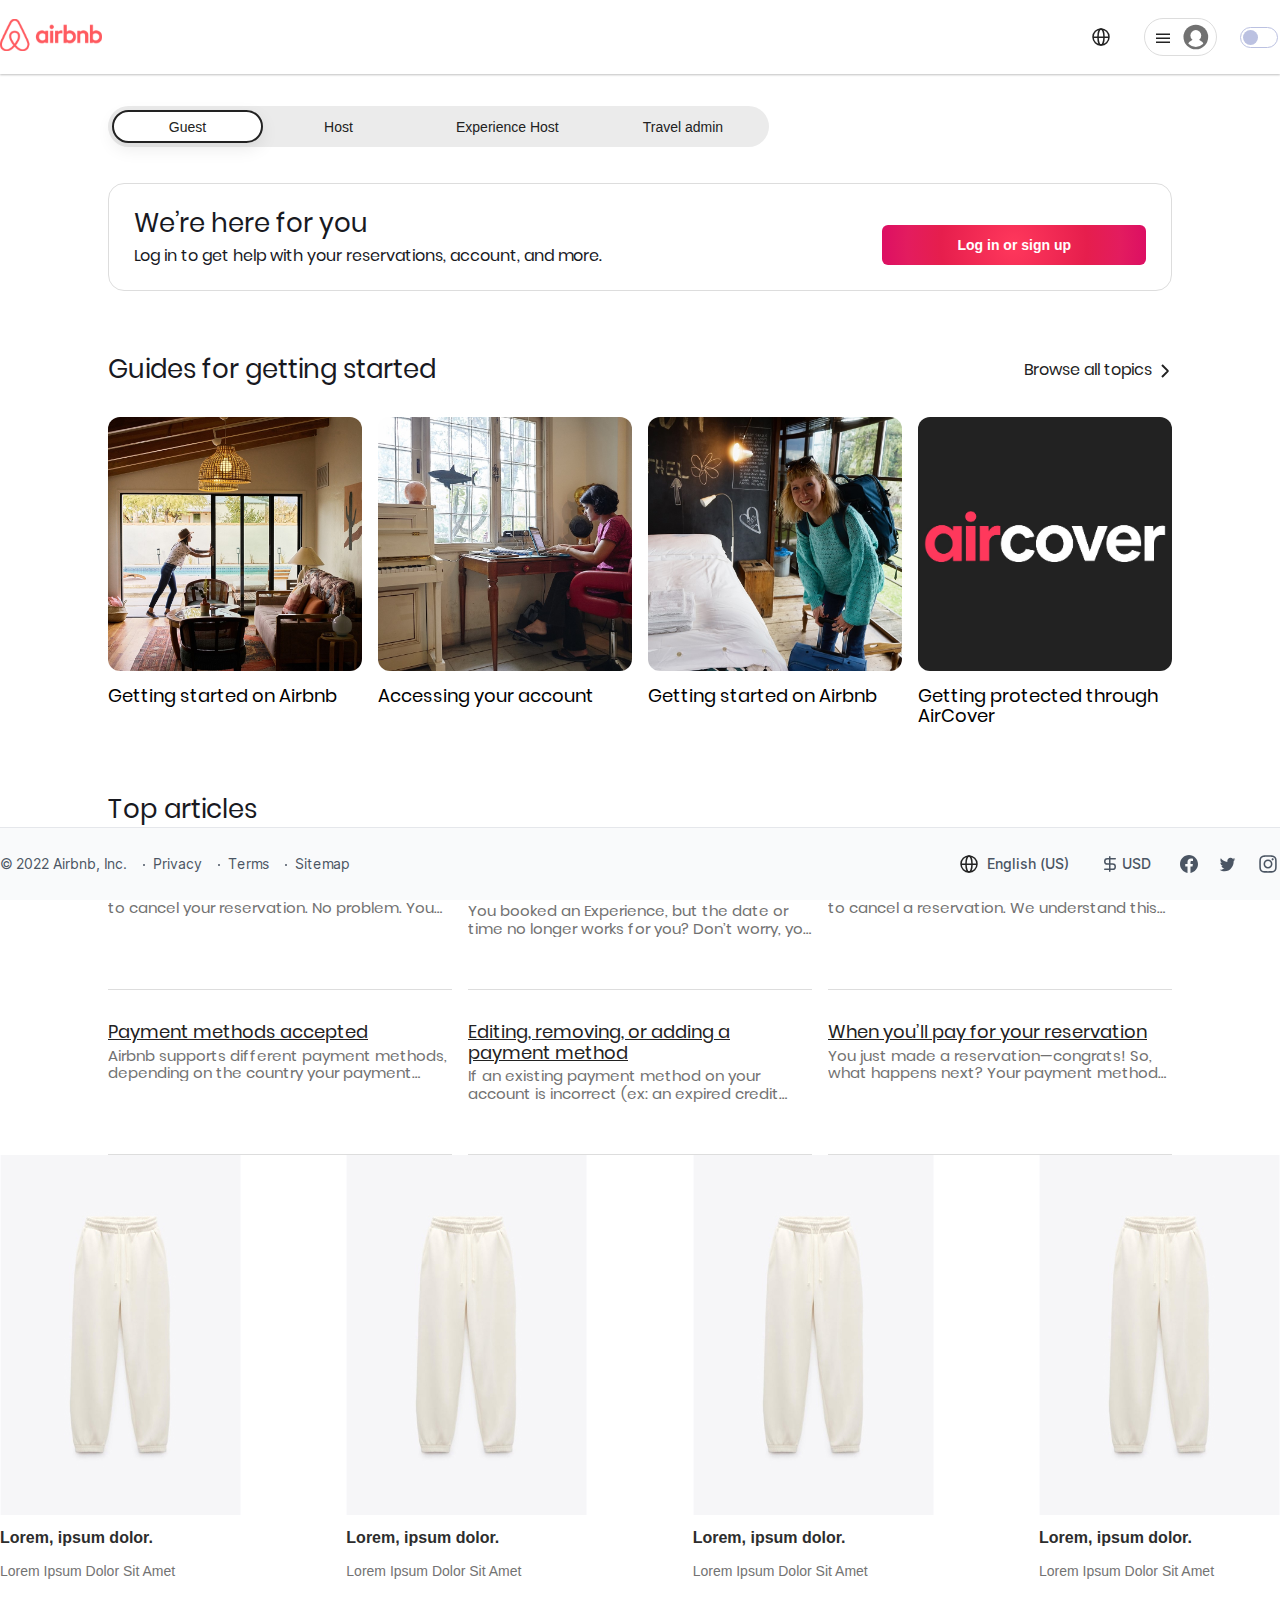
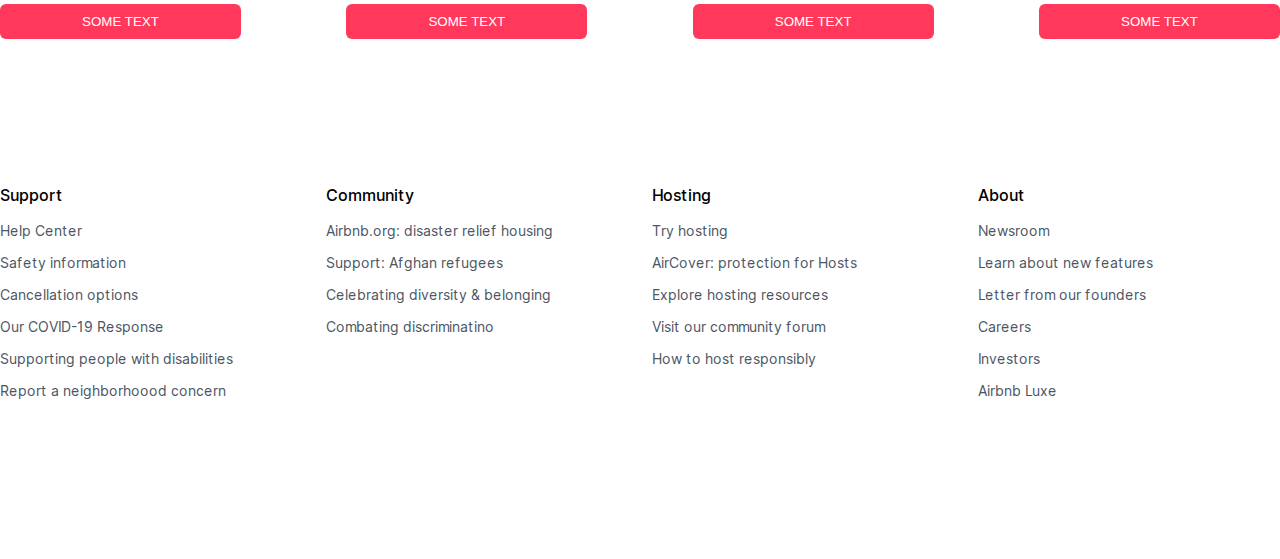
<file: help.html>
<!DOCTYPE html>
<html lang="en">

<head>
  <meta charset="UTF-8">
  <meta http-equiv="X-UA-Compatible" content="IE=edge">
  <meta name="viewport" content="width=device-width, initial-scale=1.0">
  <title>Airbnb</title>
  <meta name="color-scheme" content="light dark">
  <meta name="theme-color" media="(prefers-color-scheme: light)">
  <meta name="theme-color" media="(prefers-color-scheme: dark)">

  <script>
    // https://doka.guide/js/match-media/
    if (matchMedia('(prefers-color-scheme: dark)').media === 'not all') {
      document.documentElement.style.display = 'none';
      document.head.insertAdjacentHTML(
        'beforeend',
        '<link rel="stylesheet" href="styles/light.css" onload="document.documentElement.style.display=\'\'">'
      );
    }
  </script>

  <link rel="stylesheet" href="css/light.css" media="(prefers-color-scheme: light)">
  <link rel="stylesheet" href="css/dark.css" media="(prefers-color-scheme: dark)">
  <link rel="stylesheet" href="css/style.css">
</head>

<body>
  <header class="header">
    <div class="container">

      <div class="flex">
        <a class="header-logo" href="index.html">
          <img src="images/header/logo.svg" alt="logo">
        </a>

        <div class="header-icons flex">
          <button class="language">
            <svg width="18" height="18" viewBox="0 0 18 18" fill="none" xmlns="http://www.w3.org/2000/svg">
              <circle cx="9" cy="9" r="8" stroke="#222222" stroke-width="1.5" />
              <ellipse cx="9" cy="9" rx="3" ry="8" stroke="#222222" stroke-width="1.5" />
              <line x1="1" y1="9.25" x2="17" y2="9.25" stroke="#222222" stroke-width="1.5" />
            </svg>
          </button>

          <div class="dropdown">
            <button class="dropdown__button">
              <div class="icon">
                <svg width="14" height="10" viewBox="0 0 14 10" fill="none" xmlns="http://www.w3.org/2000/svg">
                  <line x1="6.55671e-08" y1="1.25" x2="14" y2="1.25" stroke="#222222" stroke-width="1.5" />
                  <line x1="6.55671e-08" y1="5.25" x2="14" y2="5.25" stroke="#222222" stroke-width="1.5" />
                  <line x1="6.55671e-08" y1="9.25" x2="14" y2="9.25" stroke="#222222" stroke-width="1.5" />
                </svg>
              </div>
              <div class="avatar">
                <svg width="28" height="28" viewBox="0 0 32 34" fill="none" xmlns="http://www.w3.org/2000/svg">
                  <circle cx="17" cy="17" r="15" fill="#717171" />
                  <mask id="mask0_351_652" style="mask-type:alpha" maskUnits="userSpaceOnUse" x="4" y="4" width="26"
                    height="26">
                    <circle cx="17" cy="17" r="12.1875" fill="#737373" />
                  </mask>
                  <g mask="url(#mask0_351_652)">
                    <circle cx="17" cy="15.125" r="6.5625" fill="white" />
                    <circle cx="17" cy="31.0625" r="11.25" fill="white" />
                  </g>
                </svg>
              </div>
            </button>
            <ul class="dropdown__menu">
              <a href="#" class="dropdown__menu-item">
                <li>Sign up</li>
              </a>
              <a href="#" class="dropdown__menu-item">
                <li>Log in</li>
              </a>
              <div class="menu-item__line"></div>
              <a href="#" class="dropdown__menu-item">
                <li>Airbnb your home</li>
              </a>
              <a href="help.html" class="dropdown__menu-item">
                <li>Help</li>
              </a>
            </ul>
          </div>

          <fieldset class="switcher">
            <input type="checkbox" class="switch">
            <label for="s2"></label>
          </fieldset>
        </div>
      </div>

    </div>
  </header>

  <main>
    <section class="help">
      <div class="container-help">
        <div class="tabs">
          <nav class="tabs__list">
            <button class="tabs__btn tabs__btn--active" data-tabs-path="guest">Guest</button>
            <button class="tabs__btn" data-tabs-path="host">Host</button>
            <button class="tabs__btn" data-tabs-path="experience">Experience Host</button>
            <button class="tabs__btn" data-tabs-path="admin">Travel admin</button>
          </nav>

          <!-- контент первого таба -->
          <div class="tabs__content tabs__content--active" data-tabs-target="guest">
            <div class="tabs__content--login flex">
              <div>
                <h2 class="tabs_content_title mb-8">We’re here for you</h2>
                <p class="tabs_content_subtitle">Log in to get help with your reservations, account, and more.</p>
              </div>
              <button class="btn btn-airbnb">Log in or sign up</button>
            </div>

            <section class="guides">
              <div class="flex mb-32">
                <h2 class="tabs_content_title ">Guides for getting started</h2>

                <a class="browse-topics" href="#">Browse all topics
                  <svg viewBox="0 0 32 32" xmlns="http://www.w3.org/2000/svg" aria-hidden="true" role="presentation"
                    focusable="false"
                    style="display: inline-block; fill: none; height: 16px; width: 16px; stroke: currentcolor; stroke-width: 4; overflow: visible;">
                    <g fill="none">
                      <path
                        d="m12 4 11.2928932 11.2928932c.3905243.3905243.3905243 1.0236893 0 1.4142136l-11.2928932 11.2928932">
                      </path>
                    </g>
                  </svg>
                </a>
              </div>
              <div class="flex">
                <a class="guides-link" href="help-details.html">
                  <img src="images/help/help-image-5.jpg" alt="home">
                  <h3>Getting started on Airbnb</h3>
                </a>
                <a class="guides-link" href="help-details.html">
                  <img src="images/help/help-image-6.jpg" alt="home">
                  <h3>Accessing your account</h3>
                </a>
                <a class="guides-link" href="help-details.html">
                  <img src="images/help/help-image-7.jpg" alt="home">
                  <h3>Getting started on Airbnb</h3>
                </a>
                <a class="guides-link" href="help-details.html">
                  <img src="images/help/help-image-4.jpg" alt="home">
                  <h3>Getting protected through AirCover</h3>
                </a>
              </div>
            </section>

            <section class="articles">
              <h2 class="tabs_content_title mb-32">Top articles</h2>
              <div class="flex">
                <a class="articles-link" href="hel">
                  <span class="main-text-link">Canceling your reservation for a stay</span>
                  <span class="secondary-text-link">Your plans have changed and now you need to cancel your
                    reservation. No problem. You can go to your Trips to cancel or make changes to your …</span>
                </a>
                <a class="articles-link" href="#">
                  <span class="main-text-link">Change the date or time of your Experience reservation</span>
                  <span class="secondary-text-link">You booked an Experience, but the date or time no
                    longer works for you? Don’t worry, you don’t have to miss out! You may be able to change
                    y…</span>
                </a>
                <a class="articles-link" href="#">
                  <span class="main-text-link">If your Host cancels your reservation</span>
                  <span class="secondary-text-link">While it’s rare, sometimes a Host may need to
                    cancel a reservation. We understand this can impact your plans in a big way. Rest assured
                    that…</span>
                </a>
                <a class="articles-link mt-32" href="#">
                  <span class="main-text-link">Payment methods accepted</span>
                  <span class="secondary-text-link">Airbnb supports different payment methods, depending on the country
                    your payment account is located in. We'll show you which payment methods…</span>
                </a>
                <a class="articles-link mt-32" href="#">
                  <span class="main-text-link">Editing, removing, or adding a payment method</span>
                  <span class="secondary-text-link">If an existing payment method on your account is incorrect (ex: an
                    expired credit card), you can update it or add a new payment method.</span>
                </a>
                <a class="articles-link mt-32" href="#">
                  <span class="main-text-link">When you’ll pay for your
                    reservation</span>
                  <span class="secondary-text-link">You just made a reservation—congrats! So, what happens next? Your
                    payment method will be charged as soon as your reservation is confirmede…</span>
                </a>
              </div>
            </section>
          </div>

          <!-- контент второго таба -->
          <div class="tabs__content" data-tabs-target="host">
            <div class="tabs__content--login ">
              <div class="flex">
                <div>
                  <h2 class="tabs_content_title mb-8">We’re here for you</h2>
                  <p class="tabs_content_subtitle">Log in to get help with your reservations, account, and more.</p>
                </div>
                <button class="btn btn-airbnb">Log in or sign up</button>
              </div>
            </div>
            <div class="flex mb-32">
              <h2 class="tabs_content_title ">Guides for getting started</h2>
              <a class="browse-topics" href="#">Browse all topics
                <svg viewBox="0 0 32 32" xmlns="http://www.w3.org/2000/svg" aria-hidden="true" role="presentation"
                  focusable="false"
                  style="display: inline-block; fill: none; height: 16px; width: 16px; stroke: currentcolor; stroke-width: 4; overflow: visible;">
                  <g fill="none">
                    <path
                      d="m12 4 11.2928932 11.2928932c.3905243.3905243.3905243 1.0236893 0 1.4142136l-11.2928932 11.2928932">
                    </path>
                  </g>
                </svg>
              </a>
            </div>
            <div class="flex">
              <a class="guides-link" href="#"><img src="images/help/help-image-6.jpg" alt="home"><span>Accessing your
                  account</span></a>
              <a class="guides-link" href="#"><img src="images/help/help-image-8.jpg" alt="home"><span>Getting
                  paid</span></a>
              <a class="guides-link" href="#"><img src="images/help/help-image-9.jpg" alt="home"><span>Help with
                  hosting</span></a>
              <a class="guides-link" href="#"><img src="images/help/help-image-10.jpg" alt="home"><span>Getting
                  protected
                  through AirCover</span></a>
            </div>
            <h2 class="tabs_content_title mb-32">Top articles</h2>
            <div class="flex">
              <a class="articles-link" href="#"><span class="main-text-link">If your guest cancels</span><span
                  class="secondary-text-link">It happens—plans change! If a guest needs to cancel their reservation,
                  we’re here to help you with a quick rebound.</span></a>
              <a class="articles-link" href="#"><span class="main-text-link">Getting protected through AirCover for
                  Hosts</span><span class="secondary-text-link">Sometimes accidents happen, which is why there’s
                  AirCover for Hosts. AirCover for Hosts is top-to-bottom protection for Hosts. It includes
                  g…</span></a>
              <a class="articles-link" href="#"><span class="main-text-link">Refund your guest</span><span
                  class="secondary-text-link">It can happen to the best of Hosts: The wifi is a no-show, or the hot tub
                  isn't hot. If something gets in the way of your guest's good time,…</span></a>
              <a class="articles-link mt-32" href="#"><span class="main-text-link">How a Host cancels a
                  booking</span><span class="secondary-text-link">Airbnb guests look forward to their trips, but we
                  understand there are times when you may need to cancel. When you do, we recommend you also…</span></a>
              <a class="articles-link mt-32" href="#"><span class="main-text-link">Preparing your listing with safety
                  essentials</span><span class="secondary-text-link">According to the CDC, carbon monoxide is the
                  leading cause of accidental poisoning deaths in the United States. Installing a carbon
                  monoxide…</span></a>
              <a class="articles-link mt-32" href="#"><span class="main-text-link">Optimizing your listing</span><span
                  class="secondary-text-link">Check out this essential guide to help you update or fine-tune your
                  listing. Here’s where you’ll find details on how things work, and instru…</span></a>
            </div>
          </div>

          <!-- контент третьего таба -->
          <div class="tabs__content" data-tabs-target="experience">
            <div class="tabs__content--login ">
              <div class="flex">
                <div>
                  <h2 class="tabs_content_title mb-8">We’re here for you</h2>
                  <p class="tabs_content_subtitle">Log in to get help with your reservations, account, and more.</p>
                </div>
                <button class="btn btn-airbnb">Log in or sign up</button>
              </div>
            </div>
            <div class="flex mb-32">
              <h2 class="tabs_content_title ">Guides for getting started</h2>
              <a class="browse-topics" href="#">Browse all topics
                <svg viewBox="0 0 32 32" xmlns="http://www.w3.org/2000/svg" aria-hidden="true" role="presentation"
                  focusable="false"
                  style="display: inline-block; fill: none; height: 16px; width: 16px; stroke: currentcolor; stroke-width: 4; overflow: visible;">
                  <g fill="none">
                    <path
                      d="m12 4 11.2928932 11.2928932c.3905243.3905243.3905243 1.0236893 0 1.4142136l-11.2928932 11.2928932">
                    </path>
                  </g>
                </svg>
              </a>
            </div>
            <div class="flex">
              <a class="guides-link" href="#"><img src="images/help/help-image-7.jpg" alt="home"><span>Getting
                  paid</span></a>
              <a class="guides-link" href="#"><img src="images/help/help-image-11.jpg" alt="home"><span>Managing your
                  Experience</span></a>
              <a class="guides-link" href="#"><img src="images/help/help-image-12.jpg" alt="home"><span>Changes and
                  cancellations</span></a>
              <a class="guides-link" href="#"><img src="images/help/help-image-13.jpg" alt="home"><span>How Co-Hosting
                  works</span></a>
            </div>
            <h2 class="tabs_content_title mb-32">Top articles</h2>
            <div class="flex">
              <a class="articles-link" href="#"><span class="main-text-link">Airbnb Experiences standards and
                  requirements</span><span class="secondary-text-link">In addition to behaving in accordance with our
                  Terms of Service and Community Standards, which apply to all community members, Airbnb
                  Experi…</span></a>
              <a class="articles-link" href="#"><span class="main-text-link">Canceling a reservation as Host of an
                  Experience</span><span class="secondary-text-link">We understand that sometimes life gets in the way.
                  Yet cancellations can be very disruptive for guests and should be avoided, if possible. I…</span></a>
              <a class="articles-link" href="#"><span class="main-text-link">What happens if my guest cancels their
                  experience booking?</span><span class="secondary-text-link">Hosts have the choice between two
                  cancellation policies for your Experiences: Guests can cancel until 7 days before the Experience start
                  tim…</span></a>
              <a class="articles-link mt-32" href="#"><span class="main-text-link">Reviews for Experiences</span><span
                  class="secondary-text-link">Reviews are critical to help build trust on Airbnb—they’re an important
                  way for Hosts and guests to give each other feedback, and help our c…</span></a>
              <a class="articles-link mt-32" href="#"><span class="main-text-link">How do payouts for experiences
                  work?</span><span class="secondary-text-link">You'll need to set up your preferred payout method on
                  your Airbnb profile. Learn how to add a payout method. The day after you host an exper…</span></a>
              <a class="articles-link mt-32" href="#"><span class="main-text-link">Adding a payout method</span><span
                  class="secondary-text-link">CReady to host? Fantastic. Just set up a payout method and prepare to
                  welcome your guests. For more info, check out our Resource Center.</span></a>
            </div>
          </div>

          <!-- контент четвертого таба -->
          <div class="tabs__content" data-tabs-target="admin">
            <div class="tabs__content--login ">
              <div class="flex">
                <div>
                  <h2 class="tabs_content_title mb-8">We’re here for you</h2>
                  <p class="tabs_content_subtitle">Log in to get help with your reservations, account, and more.</p>
                </div>
                <button class="btn btn-airbnb">Log in or sign up</button>
              </div>
            </div>
            <div class="flex mb-32">
              <h2 class="tabs_content_title ">Guides for getting started</h2>
              <a class="browse-topics" href="#">Browse all topics
                <svg viewBox="0 0 32 32" xmlns="http://www.w3.org/2000/svg" aria-hidden="true" role="presentation"
                  focusable="false"
                  style="display: inline-block; fill: none; height: 16px; width: 16px; stroke: currentcolor; stroke-width: 4; overflow: visible;">
                  <g fill="none">
                    <path
                      d="m12 4 11.2928932 11.2928932c.3905243.3905243.3905243 1.0236893 0 1.4142136l-11.2928932 11.2928932">
                    </path>
                  </g>
                </svg>
              </a>
            </div>
            <div class="flex">
              <a class="guides-link" href="#"><img src="images/help/help-image-14.jpg" alt="home"><span>Getting started
                  with Airbnb for Work</span></a>
              <a class="guides-link" href="#"><img src="images/help/help-image-15.jpg" alt="home"><span>Using your
                  dashboard</span></a>
              <a class="guides-link" href="#"><img src="images/help/help-image-16.jpg" alt="home"><span>How booking and
                  reservations work</span></a>
              <a class="guides-link" href="#"><img src="images/help/help-image-17.jpg" alt="home"><span>Help with
                  billing</span></a>
            </div>
            <h2 class="tabs_content_title mb-32">Top articles</h2>
            <div class="flex">
              <a class="articles-link" href="#"><span class="main-text-link">About Airbnb for Work</span><span
                  class="secondary-text-link">Arranging accommodation for business trips is a cinch with Airbnb for
                  Work, which puts a worldwide selection of homes and boutique hotels al…</span></a>
              <a class="articles-link" href="#"><span class="main-text-link">Signing your company up to Airbnb for
                  Work</span><span class="secondary-text-link">Joining Airbnb for Work makes it easy to book and manage
                  company travel, with access to listings around the world for short or extended busi…</span></a>
              <a class="articles-link" href="#"><span class="main-text-link">How to manage company travel</span><span
                  class="secondary-text-link">We've made it easy to manage business travel on Airbnb, with a specialized
                  Airbnb for Work dashboard that you can access from your personal …</span></a>
              <a class="articles-link mt-32" href="#"><span class="main-text-link">Airbnb for Work dashboard
                  overview</span><span class="secondary-text-link">As an Airbnb For Work admin, you have access to
                  trips, reporting, invoices, and people at your place of employment. Simply go to your
                  Profil…</span></a>
              <a class="articles-link mt-32" href="#"><span class="main-text-link">Inviting employees to join Airbnb for
                  Work</span><span class="secondary-text-link">If you’re a travel admin for your company’s Airbnb for
                  Work account, you can invite colleagues to join by creating an invite page for your c…</span></a>
              <a class="articles-link mt-32" href="#"><span class="main-text-link">Airbnb for Work: Setting up central
                  billing</span><span class="secondary-text-link">One useful feature of Airbnb for Work is that
                  employees can book and charge business travel to a company credit card. This takes the hassle
                  …</span></a>
            </div>
          </div>

        </div>
      </div>
    </section>

    <section class="example">
      <div class="container">
        <div class="flex-card">
          <div class="card">
            <div class="card-image skeleton">
              <img src="images/card-image-2.jpg" alt="card">
            </div>
            <h3 class="card-title skeleton">Lorem, ipsum dolor.</h3>
            <p class="card-subtitle skeleton">Lorem ipsum dolor sit amet </p>

            <button class="btn btn-primary skeleton">Some text</button>
          </div>

          <div class="card">
            <div class="card-image skeleton">
              <img src="images/card-image-2.jpg" alt="card">
            </div>
            <h3 class="card-title skeleton">Lorem, ipsum dolor.</h3>
            <p class="card-subtitle skeleton">Lorem ipsum dolor sit amet </p>

            <button class="btn btn-primary skeleton">Some text</button>
          </div>

          <div class="card">
            <div class="card-image skeleton">
              <img src="images/card-image-2.jpg" alt="card">
            </div>
            <h3 class="card-title skeleton">Lorem, ipsum dolor.</h3>
            <p class="card-subtitle skeleton">Lorem ipsum dolor sit amet </p>

            <button class="btn btn-primary skeleton">Some text</button>
          </div>

          <div class="card">
            <div class="card-image skeleton">
              <img src="images/card-image-2.jpg" alt="card">
            </div>
            <h3 class="card-title skeleton">Lorem, ipsum dolor.</h3>
            <p class="card-subtitle skeleton">Lorem ipsum dolor sit amet </p>

            <button class="btn btn-primary skeleton">Some text</button>
          </div>

        </div>
      </div>
    </section>
  </main>

  <footer>
    <div class="footer_top">
      <div class="footer-top">
      <div class="container footer-flex">
        <div class="flex-container">
          <h3 class="title-footer">Support</h3>
          <a class="support" href="#">Help Center</a>
          <a class="support" href="#">Safety information</a>
          <a class="support" href="#">Cancellation options</a>
          <a class="support" href="#">Our COVID-19 Response</a>
          <a class="support" href="#">Supporting people with disabilities</a>
          <a class="support" href="#">Report a neighborhoood concern</a>
        </div>
        <div class="flex-container">
          <h3 class="title-footer">Community</h3>
          <a class="support" href="#">Airbnb.org: disaster relief housing</a>
          <a class="support" href="#">Support: Afghan refugees</a>
          <a class="support" href="#">Celebrating diversity & belonging</a>
          <a class="support" href="#">Combating discriminatino</a>
        </div>
        <div class="flex-container">
          <h3 class="title-footer">Hosting</h3>
          <a class="support" href="#">Try hosting</a>
          <a class="support" href="#">AirCover: protection for Hosts</a>
          <a class="support" href="#">Explore hosting resources</a>
          <a class="support" href="#">Visit our community forum</a>
          <a class="support" href="#">How to host responsibly</a>
        </div>
        <div class="flex-container">
          <h3 class="title-footer">About</h3>
          <a class="support" href="#">Newsroom</a>
          <a class="support" href="#">Learn about new features</a>
          <a class="support" href="#">Letter from our founders</a>
          <a class="support" href="#">Careers</a>
          <a class="support" href="#">Investors</a>
          <a class="support" href="#">Airbnb Luxe</a>
        </div>
      </div>
    </div>
  </div>

    <div class="footer_bottom">
      <div class="footer-bottom">
      <div class="container flex">
        <div class="flex-container-left flex">
          <a class="nav-link-footer" href="#">© 2022 Airbnb, Inc.</a>
          <a class="nav-link-footer" href="#">Privacy</a>
          <a class="nav-link-footer" href="#">Terms</a>
          <a class="nav-link-footer" href="#">Sitemap</a>
        </div>
        <div class="flex-container-right flex">
          <div class="wrapper">
            <a class="globe flex" href="#">
              <img src="images/footer/language-icon.svg" alt="language">
              English (US)
            </a>
          </div>

          <div class="wrapper">
            <a class="currency social-media flex" href="#">
              <img src="images/footer/icon-dollar.svg" alt="dollar">
              USD
            </a>
          </div>

          <div class="wrapper flex">
            <a class="social-media" href="#">
              <img src="images/footer/facebook-icon.svg" alt="facebook">
            </a>
            <a class="social-media" href="#">
              <img src="images/footer/twitter-icon.svg" alt="twitter">
            </a>
            <a class="social-media" href="#">
              <img src="images/footer/instagram-icon.svg" alt="instagram">
            </a>
          </div>
        </div>
      </div>
    </div>
  </div>
  </footer>


            <script src="js/theme-switcher.js"></script>
            <script src="js/help.js"></script>

</body>

</html>
</file>
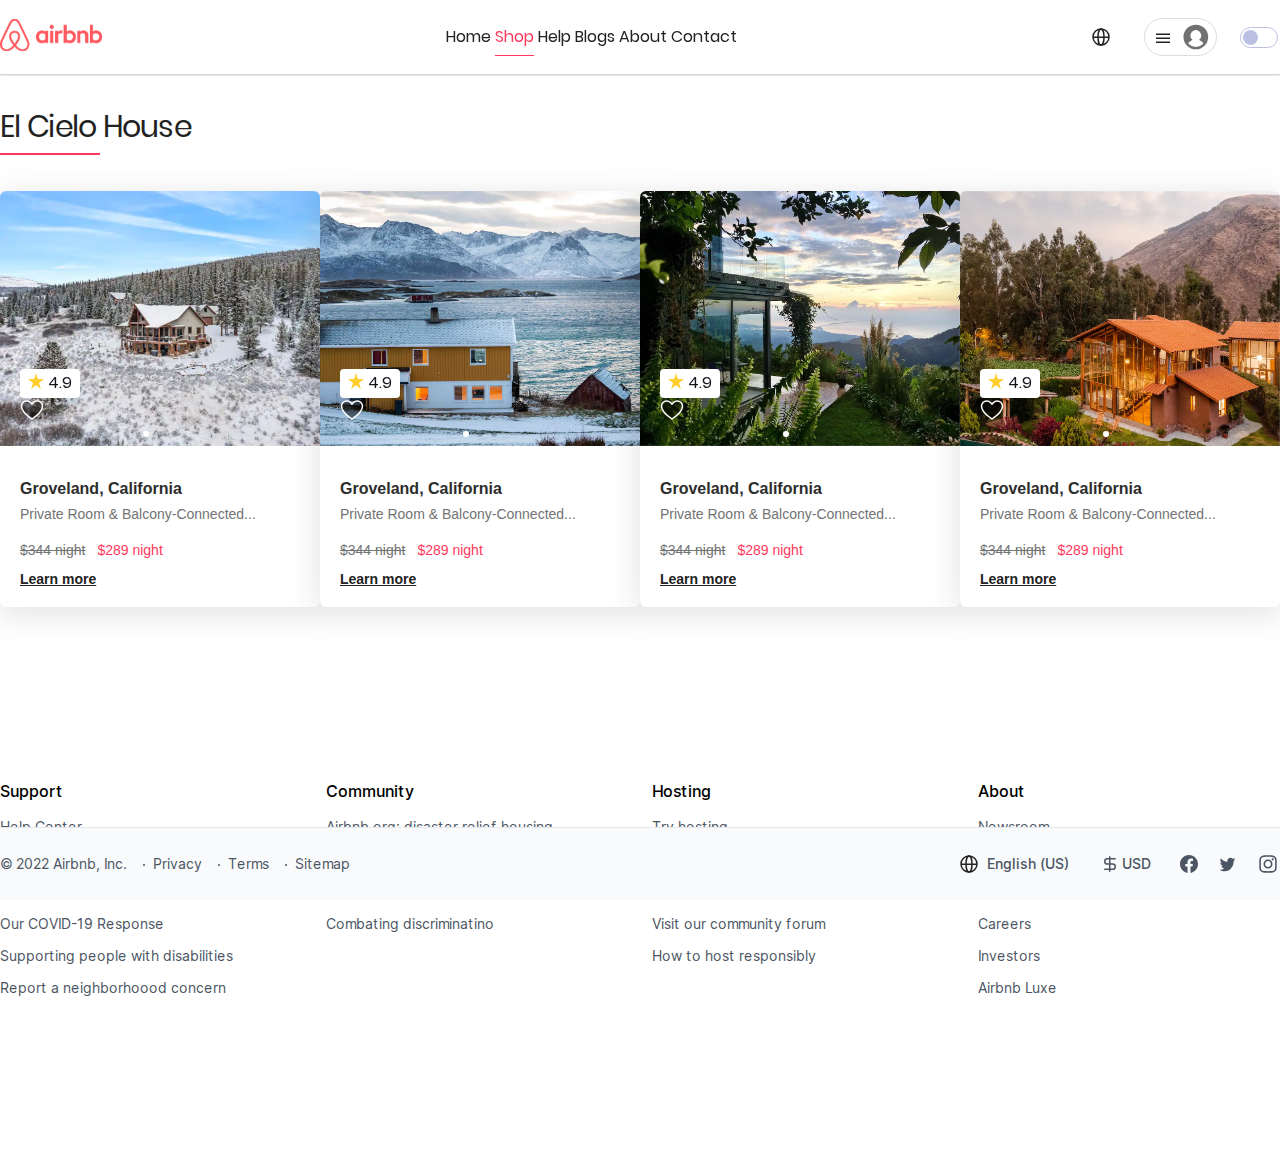
<file: shop.html>
<!DOCTYPE html>
<html lang="en">

<head>
  <meta charset="UTF-8">
  <meta http-equiv="X-UA-Compatible" content="IE=edge">
  <meta name="viewport" content="width=device-width, initial-scale=1.0">
  <title>Airbnb</title>
  <meta name="color-scheme" content="light dark">
  <meta name="theme-color" media="(prefers-color-scheme: light)">
  <meta name="theme-color" media="(prefers-color-scheme: dark)">

  <script>
    // https://doka.guide/js/match-media/
    if (matchMedia('(prefers-color-scheme: dark)').media === 'not all') {
      document.documentElement.style.display = 'none';
      document.head.insertAdjacentHTML(
        'beforeend',
        '<link rel="stylesheet" href="styles/light.css" onload="document.documentElement.style.display=\'\'">'
      );
    }
  </script>

  <link rel="stylesheet" href="css/light.css" media="(prefers-color-scheme: light)">
  <link rel="stylesheet" href="css/dark.css" media="(prefers-color-scheme: dark)">
  <link rel="stylesheet" href="css/style.css">
</head>

<body>
  <header class="header">
    <div class="container">

      <div class="flex">
        <a class="header-logo" href="#">
          <img src="images/header/logo.svg" alt="logo">
        </a>

        <nav class="header-nav">
          <a class="nav-link" href="index.html">Home</a>
          <a class="nav-link ml-36px active" href="#">Shop</a>
          <a class="nav-link ml-36px" href="help.html">Help</a>
          <a class="nav-link ml-36px" href="#">Blogs</a>
          <a class="nav-link ml-36px" href="#">About</a>
          <a class="nav-link ml-36px" href="#">Contact</a>
        </nav>

        <div class="header-icons flex">
          <button class="language">
            <svg width="18" height="18" viewBox="0 0 18 18" fill="none" xmlns="http://www.w3.org/2000/svg">
              <circle cx="9" cy="9" r="8" stroke="#222222" stroke-width="1.5" />
              <ellipse cx="9" cy="9" rx="3" ry="8" stroke="#222222" stroke-width="1.5" />
              <line x1="1" y1="9.25" x2="17" y2="9.25" stroke="#222222" stroke-width="1.5" />
            </svg>
          </button>

          <div class="dropdown">
            <button class="dropdown__button">
              <div class="icon">
                <svg width="14" height="10" viewBox="0 0 14 10" fill="none" xmlns="http://www.w3.org/2000/svg">
                  <line x1="6.55671e-08" y1="1.25" x2="14" y2="1.25" stroke="#222222" stroke-width="1.5" />
                  <line x1="6.55671e-08" y1="5.25" x2="14" y2="5.25" stroke="#222222" stroke-width="1.5" />
                  <line x1="6.55671e-08" y1="9.25" x2="14" y2="9.25" stroke="#222222" stroke-width="1.5" />
                </svg>
              </div>
              <div class="avatar">
                <svg width="28" height="28" viewBox="0 0 32 34" fill="none" xmlns="http://www.w3.org/2000/svg">
                  <circle cx="17" cy="17" r="15" fill="#717171" />
                  <mask id="mask0_351_652" style="mask-type:alpha" maskUnits="userSpaceOnUse" x="4" y="4" width="26"
                    height="26">
                    <circle cx="17" cy="17" r="12.1875" fill="#737373" />
                  </mask>
                  <g mask="url(#mask0_351_652)">
                    <circle cx="17" cy="15.125" r="6.5625" fill="white" />
                    <circle cx="17" cy="31.0625" r="11.25" fill="white" />
                  </g>
                </svg>
              </div>
            </button>
            <ul class="dropdown__menu">
              <a href="#" class="dropdown__menu-item">
                <li>Sign up</li>
              </a>
              <a href="#" class="dropdown__menu-item">
                <li>Log in</li>
              </a>
              <div class="menu-item__line"></div>
              <a href="#" class="dropdown__menu-item">
                <li>Airbnb your home</li>
              </a>
              <a href="help.html" class="dropdown__menu-item">
                <li>Help</li>
              </a>
            </ul>
          </div>

          <fieldset class="switcher">
            <input type="checkbox" class="switch">
            <label for="s2"></label>
          </fieldset>
        </div>
      </div>

    </div>
  </header>

  <!-- Модалка -->
  <dialog class="modal" id="modal">
    <button class="button close-button">
      <svg viewBox="0 0 32 32" xmlns="http://www.w3.org/2000/svg" aria-hidden="true" role="presentation"
        focusable="false"
        style="display: block; fill: none; height: 16px; width: 16px; stroke: currentcolor; stroke-width: 3; overflow: visible;">
        <path d="m6 6 20 20"></path>
        <path d="m26 6-20 20"></path>
      </svg>
    </button>
    <div class="tabs">
      <nav class="tabs__list">
        <button class="tabs__btn tabs__btn--active" data-tabs-path="language">Language</button>
        <button class="tabs__btn" data-tabs-path="currency">Currency</button>
      </nav>

      <div class="tabs__content tabs__content--active" data-tabs-target="language">
        <h3 class="tabs__content--title">Choose a language and region</h3>
      </div>

      <div class="tabs__content" data-tabs-target="currency">
        <h3 class="tabs__content--title">Choose a currency</h3>
      </div>
    </div>
  </dialog>

  <main>
    <section class="shop">
      <div class="container">
        <h2 class="title">El Cielo House</h2>
        <div class="flex">
          <div class="shop-card">
            <!-- Slider main container and our classes -->
            <div class="swiper card-image">
              <!-- Additional required wrapper -->
              <div class="swiper-wrapper">
                <!-- Slides -->
                <div class="swiper-slide">
                  <img src="images/shop/airbnb.webp" alt="image">
                </div>
                <div class="swiper-slide">
                  <img src="images/shop/airbnb-3.webp" alt="image">
                </div>
                <div class="swiper-slide">
                  <img src="images/shop/airbnb-4.webp" alt="image">
                </div>
              </div>
              <div class="card-wishlist">
                <div class="wishlist-rating">

                  <div class="rating-img">
                    <svg width="16" height="16" viewBox="0 0 16 16" fill="none" xmlns="http://www.w3.org/2000/svg">
                      <path
                        d="M16 6.12414H9.89333L8 0L6.10667 6.12414H0L4.93333 9.90345L3.06667 16L8 12.2207L12.9333 16L11.04 9.87586L16 6.12414Z"
                        fill="#FFCE31" />
                    </svg>
                  </div>
                  <span class="rating-amount">4.9</span>
                </div>

                <svg class="whishlist-heart" viewBox="0 0 32 32" xmlns="http://www.w3.org/2000/svg">
                  <path
                    d="m16 28c7-4.733 14-10 14-17 0-1.792-.683-3.583-2.05-4.95-1.367-1.366-3.158-2.05-4.95-2.05-1.791 0-3.583.684-4.949 2.05l-2.051 2.051-2.05-2.051c-1.367-1.366-3.158-2.05-4.95-2.05-1.791 0-3.583.684-4.949 2.05-1.367 1.367-2.051 3.158-2.051 4.95 0 7 7 12.267 14 17z">
                  </path>
                </svg>
              </div>

              <div class="swiper-button-prev"></div>
              <div class="swiper-button-next"></div>
              <div class="swiper-pagination"></div>
            </div>

            <div class="shop-card__content">
              <h3 class="card-title">Groveland, California</h3>

              <p class="card-subtitle">Private Room & Balcony-Connected...</p>

              <span class="price-prev">$344 night</span>
              <span class="price-current">$289 night</span>

              <a href="#" target="_blank" class="card-link">Learn more</a>
            </div>
          </div>

          <div class="shop-card">
            <!-- Slider main container and our classes -->
            <div class="swiper card-image">
              <!-- Additional required wrapper -->
              <div class="swiper-wrapper">
                <!-- Slides -->
                <div class="swiper-slide">
                  <img src="images/shop/airbnb-4.webp" alt="image">
                </div>
                <div class="swiper-slide">
                  <img src="images/shop/airbnb-3.webp" alt="image">
                </div>
                <div class="swiper-slide">
                  <img src="images/shop/airbnb-4.webp" alt="image">
                </div>
              </div>

              <div class="card-wishlist">
                <div class="wishlist-rating">

                  <div class="rating-img">
                    <svg width="16" height="16" viewBox="0 0 16 16" fill="none" xmlns="http://www.w3.org/2000/svg">
                      <path
                        d="M16 6.12414H9.89333L8 0L6.10667 6.12414H0L4.93333 9.90345L3.06667 16L8 12.2207L12.9333 16L11.04 9.87586L16 6.12414Z"
                        fill="#FFCE31" />
                    </svg>
                  </div>
                  <span class="rating-amount">4.9</span>
                </div>

                <svg class="whishlist-heart" viewBox="0 0 32 32" xmlns="http://www.w3.org/2000/svg">
                  <path
                    d="m16 28c7-4.733 14-10 14-17 0-1.792-.683-3.583-2.05-4.95-1.367-1.366-3.158-2.05-4.95-2.05-1.791 0-3.583.684-4.949 2.05l-2.051 2.051-2.05-2.051c-1.367-1.366-3.158-2.05-4.95-2.05-1.791 0-3.583.684-4.949 2.05-1.367 1.367-2.051 3.158-2.051 4.95 0 7 7 12.267 14 17z">
                  </path>
                </svg>
              </div>

              <div class="swiper-button-prev"></div>
              <div class="swiper-button-next"></div>
              <div class="swiper-pagination"></div>
            </div>

            <div class="shop-card__content">
              <h3 class="card-title">Groveland, California</h3>

              <p class="card-subtitle">Private Room & Balcony-Connected...</p>

              <span class="price-prev">$344 night</span>
              <span class="price-current">$289 night</span>

              <a href="#" target="_blank" class="card-link">Learn more</a>
            </div>
          </div>

          <div class="shop-card">
            <!-- Slider main container and our classes -->
            <div class="swiper card-image">
              <!-- Additional required wrapper -->
              <div class="swiper-wrapper">
                <!-- Slides -->
                <div class="swiper-slide">
                  <img src="images/shop/airbnb-2.webp" alt="image">
                </div>
                <div class="swiper-slide">
                  <img src="images/shop/airbnb-3.webp" alt="image">
                </div>
                <div class="swiper-slide">
                  <img src="images/shop/airbnb-4.webp" alt="image">
                </div>
              </div>

              <div class="card-wishlist">
                <div class="wishlist-rating">

                  <div class="rating-img">
                    <svg width="16" height="16" viewBox="0 0 16 16" fill="none" xmlns="http://www.w3.org/2000/svg">
                      <path
                        d="M16 6.12414H9.89333L8 0L6.10667 6.12414H0L4.93333 9.90345L3.06667 16L8 12.2207L12.9333 16L11.04 9.87586L16 6.12414Z"
                        fill="#FFCE31" />
                    </svg>
                  </div>
                  <span class="rating-amount">4.9</span>
                </div>

                <svg class="whishlist-heart" viewBox="0 0 32 32" xmlns="http://www.w3.org/2000/svg">
                  <path
                    d="m16 28c7-4.733 14-10 14-17 0-1.792-.683-3.583-2.05-4.95-1.367-1.366-3.158-2.05-4.95-2.05-1.791 0-3.583.684-4.949 2.05l-2.051 2.051-2.05-2.051c-1.367-1.366-3.158-2.05-4.95-2.05-1.791 0-3.583.684-4.949 2.05-1.367 1.367-2.051 3.158-2.051 4.95 0 7 7 12.267 14 17z">
                  </path>
                </svg>
              </div>

              <div class="swiper-button-prev"></div>
              <div class="swiper-button-next"></div>
              <div class="swiper-pagination"></div>
            </div>

            <div class="shop-card__content">
              <h3 class="card-title">Groveland, California</h3>

              <p class="card-subtitle">Private Room & Balcony-Connected...</p>

              <span class="price-prev">$344 night</span>
              <span class="price-current">$289 night</span>

              <a href="#" target="_blank" class="card-link">Learn more</a>
            </div>
          </div>

          <div class="shop-card">
            <!-- Slider main container and our classes -->
            <div class="swiper card-image">
              <!-- Additional required wrapper -->
              <div class="swiper-wrapper">
                <!-- Slides -->
                <div class="swiper-slide">
                  <img src="images/shop/airbnb-3.webp" alt="image">
                </div>
                <div class="swiper-slide">
                  <img src="images/shop/airbnb-3.webp" alt="image">
                </div>
                <div class="swiper-slide">
                  <img src="images/shop/airbnb-4.webp" alt="image">
                </div>
              </div>

              <div class="card-wishlist">
                <div class="wishlist-rating">

                  <div class="rating-img">
                    <svg width="16" height="16" viewBox="0 0 16 16" fill="none" xmlns="http://www.w3.org/2000/svg">
                      <path
                        d="M16 6.12414H9.89333L8 0L6.10667 6.12414H0L4.93333 9.90345L3.06667 16L8 12.2207L12.9333 16L11.04 9.87586L16 6.12414Z"
                        fill="#FFCE31" />
                    </svg>
                  </div>
                  <span class="rating-amount">4.9</span>
                </div>

                <svg class="whishlist-heart" viewBox="0 0 32 32" xmlns="http://www.w3.org/2000/svg">
                  <path
                    d="m16 28c7-4.733 14-10 14-17 0-1.792-.683-3.583-2.05-4.95-1.367-1.366-3.158-2.05-4.95-2.05-1.791 0-3.583.684-4.949 2.05l-2.051 2.051-2.05-2.051c-1.367-1.366-3.158-2.05-4.95-2.05-1.791 0-3.583.684-4.949 2.05-1.367 1.367-2.051 3.158-2.051 4.95 0 7 7 12.267 14 17z">
                  </path>
                </svg>
              </div>

              <div class="swiper-button-prev"></div>
              <div class="swiper-button-next"></div>
              <div class="swiper-pagination"></div>
            </div>

            <div class="shop-card__content">
              <h3 class="card-title">Groveland, California</h3>

              <p class="card-subtitle">Private Room & Balcony-Connected...</p>

              <span class="price-prev">$344 night</span>
              <span class="price-current">$289 night</span>

              <a href="#" target="_blank" class="card-link">Learn more</a>
            </div>
          </div>
        </div>

    </section>
  </main>

  <footer>
    <div class="footer_top">
      <div class="footer-top">
      <div class="container footer-flex">
        <div class="flex-container">
          <h3 class="title-footer">Support</h3>
          <a class="support" href="#">Help Center</a>
          <a class="support" href="#">Safety information</a>
          <a class="support" href="#">Cancellation options</a>
          <a class="support" href="#">Our COVID-19 Response</a>
          <a class="support" href="#">Supporting people with disabilities</a>
          <a class="support" href="#">Report a neighborhoood concern</a>
        </div>
        <div class="flex-container">
          <h3 class="title-footer">Community</h3>
          <a class="support" href="#">Airbnb.org: disaster relief housing</a>
          <a class="support" href="#">Support: Afghan refugees</a>
          <a class="support" href="#">Celebrating diversity & belonging</a>
          <a class="support" href="#">Combating discriminatino</a>
        </div>
        <div class="flex-container">
          <h3 class="title-footer">Hosting</h3>
          <a class="support" href="#">Try hosting</a>
          <a class="support" href="#">AirCover: protection for Hosts</a>
          <a class="support" href="#">Explore hosting resources</a>
          <a class="support" href="#">Visit our community forum</a>
          <a class="support" href="#">How to host responsibly</a>
        </div>
        <div class="flex-container">
          <h3 class="title-footer">About</h3>
          <a class="support" href="#">Newsroom</a>
          <a class="support" href="#">Learn about new features</a>
          <a class="support" href="#">Letter from our founders</a>
          <a class="support" href="#">Careers</a>
          <a class="support" href="#">Investors</a>
          <a class="support" href="#">Airbnb Luxe</a>
        </div>
      </div>
    </div>
  </div>

    <div class="footer_bottom">
      <div class="footer-bottom">
      <div class="container flex">
        <div class="flex-container-left flex">
          <a class="nav-link-footer" href="#">© 2022 Airbnb, Inc.</a>
          <a class="nav-link-footer" href="#">Privacy</a>
          <a class="nav-link-footer" href="#">Terms</a>
          <a class="nav-link-footer" href="#">Sitemap</a>
        </div>
        <div class="flex-container-right flex">
          <div class="wrapper">
            <a class="globe flex" href="#">
              <img src="images/footer/language-icon.svg" alt="language">
              English (US)
            </a>
          </div>

          <div class="wrapper">
            <a class="currency social-media flex" href="#">
              <img src="images/footer/icon-dollar.svg" alt="dollar">
              USD
            </a>
          </div>

          <div class="wrapper flex">
            <a class="social-media" href="#">
              <img src="images/footer/facebook-icon.svg" alt="facebook">
            </a>
            <a class="social-media" href="#">
              <img src="images/footer/twitter-icon.svg" alt="twitter">
            </a>
            <a class="social-media" href="#">
              <img src="images/footer/instagram-icon.svg" alt="instagram">
            </a>
          </div>
        </div>
      </div>
    </div>
  </div>
  </footer>

  <script src="lib/swiper.js"></script>
  <script src="js/theme-switcher.js"></script>
  <script src="js/shop.js"></script>

</body>

</html>
</file>
<file: css/light.css>
:root {
  --body-color: #ffffff;
  /* общий фон */


  --title-color: #222222;
  /* цвет заголовков */
  --subtitle-color: #42526B;
  /* цвет подзаголовков */

  --nav-link-color: #222222;
  /* цвет ссылок в навигации */

  --accent-color: #FF385C;
  /* основной цвет тем */

  --bg-hover: #F7F7F7;
  /* цвет заголовков в footer */
  --footer-title-color: #000000;
  /* цвет подзаголовков в footer */
  --footer-subtitle-color: #4b5563;
}


/* btn-primary */
.btn-primary {
  --button-bg-color: #FF385C;
  --button-text-color: #ffffff;
}


/* forms */
input[type='text'],
input[type='email'],
input[type='password'],
textarea {
  --input-bg-color: #ffffff;
  --input-border-color: #B0B0B0;
}

/* footer */
.title-footer {
  --footer-title-color: #000000;
}
</file>
<file: css/dark.css>
:root {
  --body-color: #292929; /* общий фон */

  --title-color: #ffffff; /* цвет заголовков */
  --subtitle-color: #B4BBC5;/* цвет подзаголовков */

  --nav-link-color: #ffffff; /* цвет ссылок в навигации */

  --accent-color: #BB86FC; /* основной цвет тем */

}


/* btn-primary */
.btn-primary {
  --button-bg-color: #BB86FC;
  --button-text-color: #000000;
}


/* forms */
input[type='text'],
input[type='email'],
textarea {
  --input-bg-color: #F6F6F6;
  --input-border-color: #D2D2D2;
}

/* footer */
.title-footer {
  --footer-title-color: #FFFFFF;
}

.support {
  --footer-subtitle-color:#BB86FC; 
}
</file>
<file: css/style.css>
@import "../css/fonts.css";
@import "../css/normalize.css";
@import "../lib/swiper.css";
@import "../css/forms.css";
@import "../css/tabs.css";
@import "./shop.css";
@import "./help.css";
@import "./modal.css";


body {
  font-family: "Poppins", Tahoma, Arial, sans-serif;
  color: #18191F;
  position: relative;
  min-height: 100vh;
  /* 100% от просматриваемой области */
  background-color: var(--body-color);
}

.container {
  max-width: 1328px;
  width: 100%;
  margin: 0 auto;
}

h1,
h2,
h3,
p {
  margin: 0;
}

a {
  text-decoration: none;
}

/* header */
.header {
  background-color: var(--body-color);
  padding: 16px 0;
  box-shadow: 0px 1px 2px rgba(0, 0, 0, 0.25);
  min-height: 68px;
  box-sizing: border-box;
  position: fixed;
  top: 0;
  left: 0;
  right: 0;
  width: 100%;
  z-index: 2;
}

.header-icons {
  width: 200px;
}

.nav-link {
  font-weight: 400;
  font-size: 16px;
  line-height: 24px;
  color: var(--nav-link-color);
  position: relative;
}

.nav-link::after {
  display: none;
  content: "";
  width: 100%;
  height: 1px;
  background-color: var(--nav-link-color);
  position: absolute;
  left: 0;
  bottom: -8px;
}

.nav-link:hover.nav-link::after {
  display: inline-block;
}

.active {
  color: var(--accent-color);
}

.active::after {
  display: inline-block;
  content: "";
  width: 100%;
  height: 1px;
  background-color: var(--accent-color);
  position: absolute;
  left: 0;
  bottom: -8px;
}

.language {
  position: relative;
  padding: 0;
  border-radius: 50%;
  background: transparent;
  padding: 12px;
  box-sizing: border-box;
  border: 0;
  cursor: pointer;
}

.language svg circle,
.language svg ellipse,
.language svg line {
  stroke: var(--nav-link-color);
}

.language::before {
  bottom: 0;
  content: '';
  position: absolute;
  top: 0;
  z-index: -1;
  border-radius: 22px;
  left: -3px;
  right: -3px;
}

.language:hover::before {
  background-color: #F7F7F7;
}

.language svg {
  vertical-align: middle;
}

/* выпадающее меню */
.dropdown {
  position: relative;
  display: inline-flex;
}

.dropdown__button {
  display: inline-flex;
  align-items: center;
  justify-content: space-between;
  min-width: 73px;
  outline: none;
  cursor: pointer;
  background-color: transparent;
  padding: 4px 7px;
  box-sizing: border-box;
  border: 1px solid #ddd;
  border-radius: 29px;
}

.icon {
  margin-left: 4px;
}

.icon svg line {
  stroke: var(--nav-link-color);
}

.icon svg,
.avatar svg {
  vertical-align: middle;
}

.dropdown__menu {
  display: none;
  position: absolute;
  right: 0;
  top: 48px;
  list-style-type: none;
  padding: 8px 0;
  margin: 0;
  background: #FFFFFF;
  box-shadow: 0px 4px 18px rgba(0, 0, 0, 0.17);
  border-radius: 16px;
  z-index: 1;
  min-width: 243px;
  overflow: hidden;
  /* при наведении у item есть скругления */
}

.dropdown-show {
  display: inline-block;
}

.dropdown__menu-item {
  display: flex;
  align-items: center;
  padding: 13px 24px;
  box-sizing: border-box;
  font-style: normal;
  font-weight: 400;
  font-size: 14px;
  line-height: 17px;
  color: #222222;
  cursor: pointer;
  white-space: nowrap;
}

.menu-item__line {
  background: #dddddd;
  margin: 8px 0;
  height: 1px;
}

.dropdown__menu-item:hover {
  background-color: #F7F7F7;
}

/* main */

main {
  padding-top: 74px;
  padding-bottom: 68px;
}

.title {
  font-style: normal;
  font-weight: 500;
  font-size: 30px;
  letter-spacing: -0.8px;
  color: var(--title-color);
  margin-bottom: 46px;
  position: relative;
}

.title::after {
  content: "";
  width: 100px;
  height: 2px;
  display: inline-block;
  background-color: var(--accent-color);
  position: absolute;
  left: 0;
  bottom: -10px;
}


/* card in modal tabs (currency and region) */
.modal-card {
  padding: 8px;
  border-radius: 8px;
  border: 1px solid transparent;
  display: inline-block;
  width: 25%;
  margin-right: -4px;
  box-sizing: border-box;
  cursor: pointer;
  margin-bottom: 12px;
}

.modal-card:hover {
  background-color: rgb(247, 247, 247);
}

.modal-card h3 {
  font-weight: 400;
  font-size: 15px;
  line-height: 24px;
  letter-spacing: 0.15px;
  color: #222222;
}

.modal-card span {
  font-weight: 300;
  font-size: 14px;
  line-height: 20px;
  letter-spacing: 0.25px;
  color: rgb(113, 113, 113);
}



/* main card */
.main-card:hover {
  cursor: pointer;
}

.main-card .card-image {
  position: relative;
}

.main-card .card-image::after {
  content: '';
  opacity: 0;
  position: absolute;
  z-index: 1;
  left: 0;
  right: 0;
  top: 0;
  bottom: 0;
  background-color: black;
  transition-duration: 0s;
  transition-property: opacity;
  transition-timing-function: ease-out;
}

.main-card:hover .card-image::after {
  opacity: .10;
}

.main-card .card-image img {
  vertical-align: middle;
}

.main-card .card-wishlist {
  position: absolute;
  z-index: 2;
  bottom: 24px;
  padding: 0 15px;
  box-sizing: border-box;
}

.main-card .wishlist-rating {
  background: #FFFFFF;
  border-radius: 4px;
  padding: 4px 8px;
  display: inline-block;
  vertical-align: middle;
  margin-right: 123px;
}

.main-card .rating-img {
  display: inline-block;
  vertical-align: middle;
}

.main-card .whishlist-heart {
  display: inline-block;
  vertical-align: middle;
  fill: rgba(0, 0, 0, 0.5);
  height: 24px;
  width: 24px;
  stroke: #FFFFFF;
  stroke-width: 2;
}

.main-card .heart-active {
  fill: var(--accent-color);
}

.main-card .card-title {
  font-family: "Poppins-Semibolt", sans-serif;
  font-weight: 600px;
  margin-top: 16px;
  text-transform: none;
  color: #2D2D2D;
}

.main-card .card-subtitle {
  font-family: "Poppins-Regular", Tahoma, Verdana, sans-serif;
  font-weight: 400px;
  margin-top: 4px;
  text-transform: capitalize;
  color: #737373;
}

.main-card .price-prev {
  text-decoration: line-through;
  color: #737373;
  font-family: "Poppins-SemiBold", sans-serif;
  font-weight: 600px;
  margin-top: 16px;
  margin-right: 8px;
  display: inline-block;
}

.main-card .price-current {
  font-family: "Poppins-SemiBold", sans-serif;
  font-weight: 600px;
  margin-top: 16px;
  color: var(--accent-color);
  display: inline-block;
}

.main-card .card-button {
  font-family: "Poppins-SemiBolt", sans-serif;
  font-weight: 500;
  margin-top: 24px;
  padding: 8px 80px;
  color: #FFFFFF;
  border-radius: 8px;
  background: #2D2D2D;
  white-space: nowrap;
  border: 1px solid #2d2d2d;
  cursor: pointer;
}

.main-card .card-button:hover {
  background-color: transparent;
  border-color: #2D2D2D;
  color: #2D2D2D;
}

.main-card .card-button:focus {
  box-shadow: rgba(0, 0, 0, 0.24) 0px 3px 8px;
}


/* main slider */

.slider {
  padding-top: 24px;
  padding-bottom: 84px;
}

.swiper-scrollbar-drag {
  --swiper-scrollbar-drag-bg-color: var(--title-color);
}

/* main card */
.main-card {
  width: 240px;
  display: inline-block;
  vertical-align: middle;
  margin-bottom: 40px;
}

.main-card:hover {
  cursor: pointer;
}

.main-card .card-image {
  position: relative;
}

.main-card .card-image::after {
  content: '';
  opacity: 0;
  position: absolute;
  z-index: 1;
  left: 0;
  right: 0;
  top: 0;
  bottom: 0;
  background-color: black;
  transition-duration: 0s;
  transition-property: opacity;
  transition-timing-function: ease-out;
}

.main-card:hover .card-image::after {
  opacity: .10;
}

.main-card .card-image img {
  vertical-align: middle;
}

.main-card .card-wishlist {
  position: absolute;
  z-index: 2;
  bottom: 24px;
  padding: 0 15px;
  box-sizing: border-box;
}

.main-card .wishlist-rating {
  background: #FFFFFF;
  border-radius: 4px;
  padding: 4px 8px;
  display: inline-block;
  vertical-align: middle;
  margin-right: 123px;
}

.main-card .rating-img {
  display: inline-block;
  vertical-align: middle;
}

.main-card .whishlist-heart {
  display: inline-block;
  vertical-align: middle;
  fill: rgba(0, 0, 0, 0.5);
  height: 24px;
  width: 24px;
  stroke: #FFFFFF;
  stroke-width: 2;
}

.main-card .heart-active {
  fill: var(--accent-color);
}

.main-card .card-title {
  font-family: "Poppins-Semibolt", sans-serif;
  font-weight: 600px;
  margin-top: 16px;
  text-transform: none;
  color: var(--title-color);
}

.main-card .card-subtitle {
  font-family: "Poppins-Regular", Tahoma, Verdana, sans-serif;
  font-weight: 400px;
  margin-top: 4px;
  text-transform: capitalize;
  color: var(--subtitle-color);
}

.main-card .price-prev {
  text-decoration: line-through;
  color: var(--subtitle-color);
  font-family: "Poppins-SemiBold", sans-serif;
  font-weight: 600px;
  margin-top: 16px;
  margin-right: 8px;
  display: inline-block;
}

.main-card .price-current {
  font-family: "Poppins-SemiBold", sans-serif;
  font-weight: 600;
  margin-top: 16px;
  color: var(--accent-color);
  display: inline-block;
}

/* section help */
.help-card {
  width: 320px;
  display: inline-block;
  vertical-align: middle;
  margin-bottom: 40px;
  background: #FFFFFF;
  border-radius: 12px;
}

.help-card:hover {
  cursor: pointer;
}

.mr-9 {
  margin-right: 9px;
}

.help-card__image {
  position: relative;
  overflow: hidden;
  border-radius: 12px;
}

.help-card__image img {
  vertical-align: middle;
  max-width: 100%;
  min-height: 255px;
  object-fit: cover;
}

.help-card__image::after {
  content: '';
  opacity: 0;
  position: absolute;
  z-index: 1;
  top: 0;
  left: 0;
  right: 0;
  bottom: 0;
  background-color: black;
  transition-duration: 0s;
  transition-property: opacity;
  transition-timing-function: ease-out;
}

.help-card:hover .help-card__image::after {
  opacity: .10;
}

.help-card__title {
  font-family: "Poppins-Semibolt", sans-serif;
  font-weight: 600;
  font-size: 18px;
  margin-top: 24px;
  text-transform: none;
  color: #2D2D2D;
}

/* footer */
.footer_top {
  margin-bottom: 120px;
}

.footer-rights {
  font-weight: 400;
  font-size: 16px;
  line-height: 24px;
}

footer {
  background-color: var(--body-color);
  padding: 64px 0 24px 0;
}

.flex-container {
  display: inline-flex;
  flex-direction: column;
  width: 302px;
}

.title-footer {
  font-family: 'Inter', 'Font Awesome', sans-serif;
  font-weight: 500;
  font-size: 16px;
  padding-bottom: 16px;
  color: var(--footer-title-color);
  line-height: 150%;
}

.support {
  font-family: 'Inter', 'Font Awesome', sans-serif;
  font-weight: 400;
  font-size: 14px;
  margin-bottom: 16px;
  color: var(--footer-subtitle-color);
}

.support:hover {
  text-decoration: underline;
}

.flex-container-left {
  width: 350px;
  font-family: 'Inter', 'Font Awesome', sans-serif;
  font-weight: 400;
  font-size: 14px;
}

.nav-link-footer,
.language-details,
.social-media,
.globe img {
  color: var(--footer-subtitle-color);
}

.nav-link-footer::before {
  content: '';
  width: 2px;
  height: 2px;
  border-radius: 50%;
  background-color: #4B5563;
  display: inline-block;
  vertical-align: middle;
  margin-right: 8px;
}

.nav-link-footer:first-child::before {
  display: none;
}

.social-media {
  display: inline-flex;
  min-height: 24px;
}


.flex-container-right {
  width: 320px;
  font-family: 'Inter', 'Font Awesome', sans-serif;
  font-weight: 500;
  font-size: 14px;
}

.globe-footer {
  padding-top: 3px;
}

.globe img {
  margin-right: 9px;
}

.globe {
  color: #4B5563;
}

.globe:hover,
.currency:hover {
  text-decoration: underline;
}

.text:hover {
  text-decoration: underline;
  color: #4b5563;
  ;
}

.wrapper:last-child {
  width: 100px;
}

.footer-bottom {
  position: fixed;
  bottom: 0;
  width: 100%;
  height: 24px;
  background-color: #F9FAFB;
  border-top: 1px solid #E5E7EB;
  padding: 24px 0;
  /* z-index чтобы перекрыть slider */
  z-index: 51;
}



/* атомарные классы */
.mt-24px {
  margin-top: 24px;
}

.mb-24px {
  margin-bottom: 24px;
}

/* .ml-36px {
  margin-left: 36px;
} */

.flex {
  display: flex;
  justify-content: space-between;
  align-items: center;
  flex-wrap: wrap;
}

.flex-column {
  display: flex;
  flex-direction: column;
}

.footer-flex {
  display: flex;
  justify-content: space-between;
  align-items: flex-start;
  flex-wrap: wrap;
}
</file>
